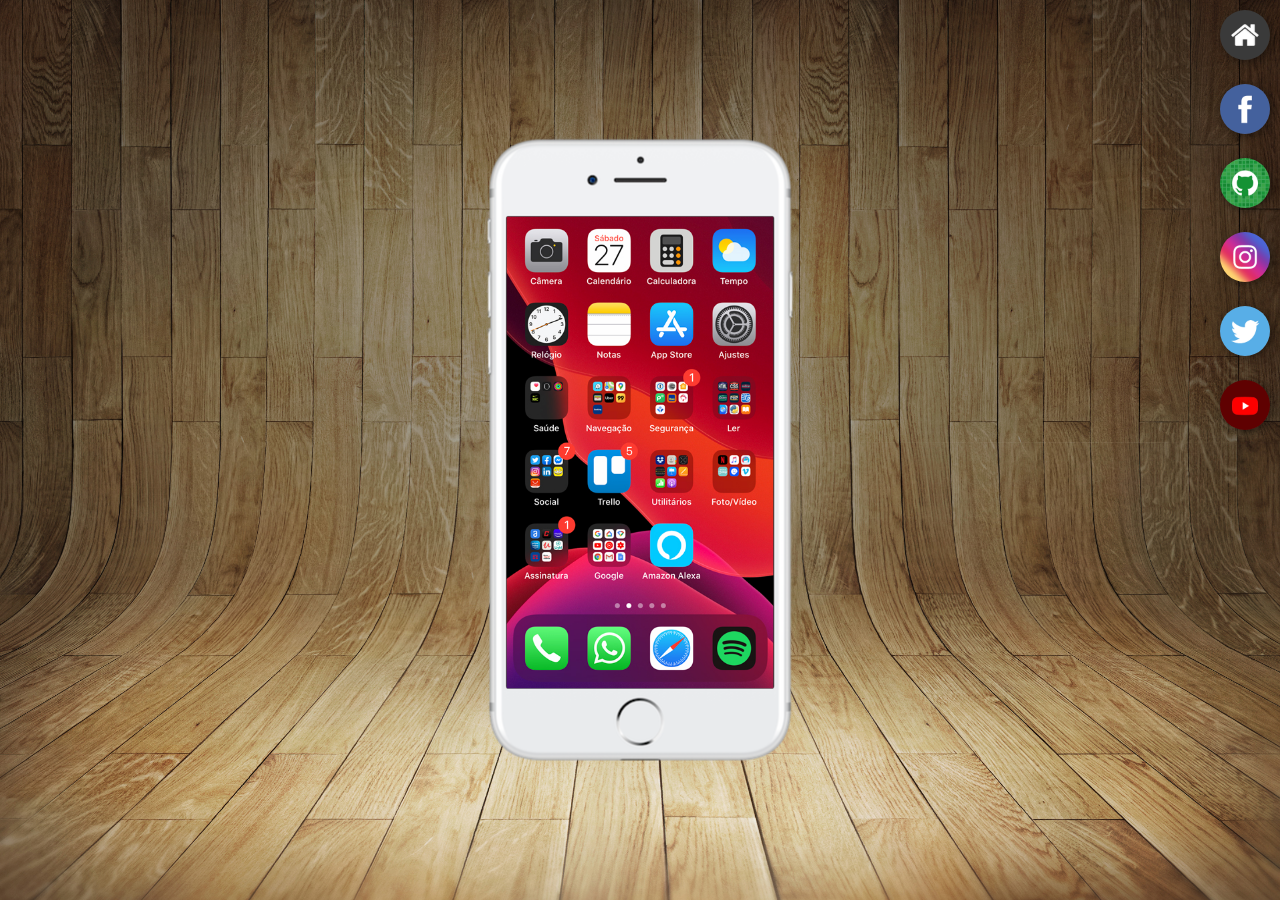
<file: index.html>
<!DOCTYPE html>
<html lang="pt-br">
<head>
    <meta charset="UTF-8">
    <meta http-equiv="X-UA-Compatible" content="IE=edge">
    <meta name="viewport" content="width=device-width, initial-scale=1.0">
    <title>Document</title>
    <link rel="shortcut icon" href="favicon.ico" type="image/x-icon">
    <link rel="stylesheet" href="estilos/style.css">
    
</head>
<body>
    <main>
        <section id="celular">
            <iframe src="home.html" name="tela" id="tela" frameborder="0"></iframe>
        </section>
        <section id="redes-sociais">
            <a href="home.html" target="tela"><img src="imagens/logo-home.jpg" alt=""></a><br>
            <a href="facebook.html" target="tela"><img src="imagens/logo-facebook.jpg" alt=""></a><br>
            <a href="github.html" target="tela"><img src="imagens/logo-github.jpg" alt=""></a><br>
            <a href="instagram.html" target="tela"><img src="imagens/logo-instagram.jpg" alt=""></a><br>
            <a href="twitter.html" target="tela"><img src="imagens/logo-twitter.jpg" alt=""></a><br>
            <a href="youtube.html" target="tela"><img src="imagens/logo-youtube.jpg" alt=""></a><br>

        </section>
    </main>
</body>
</html>
</file>
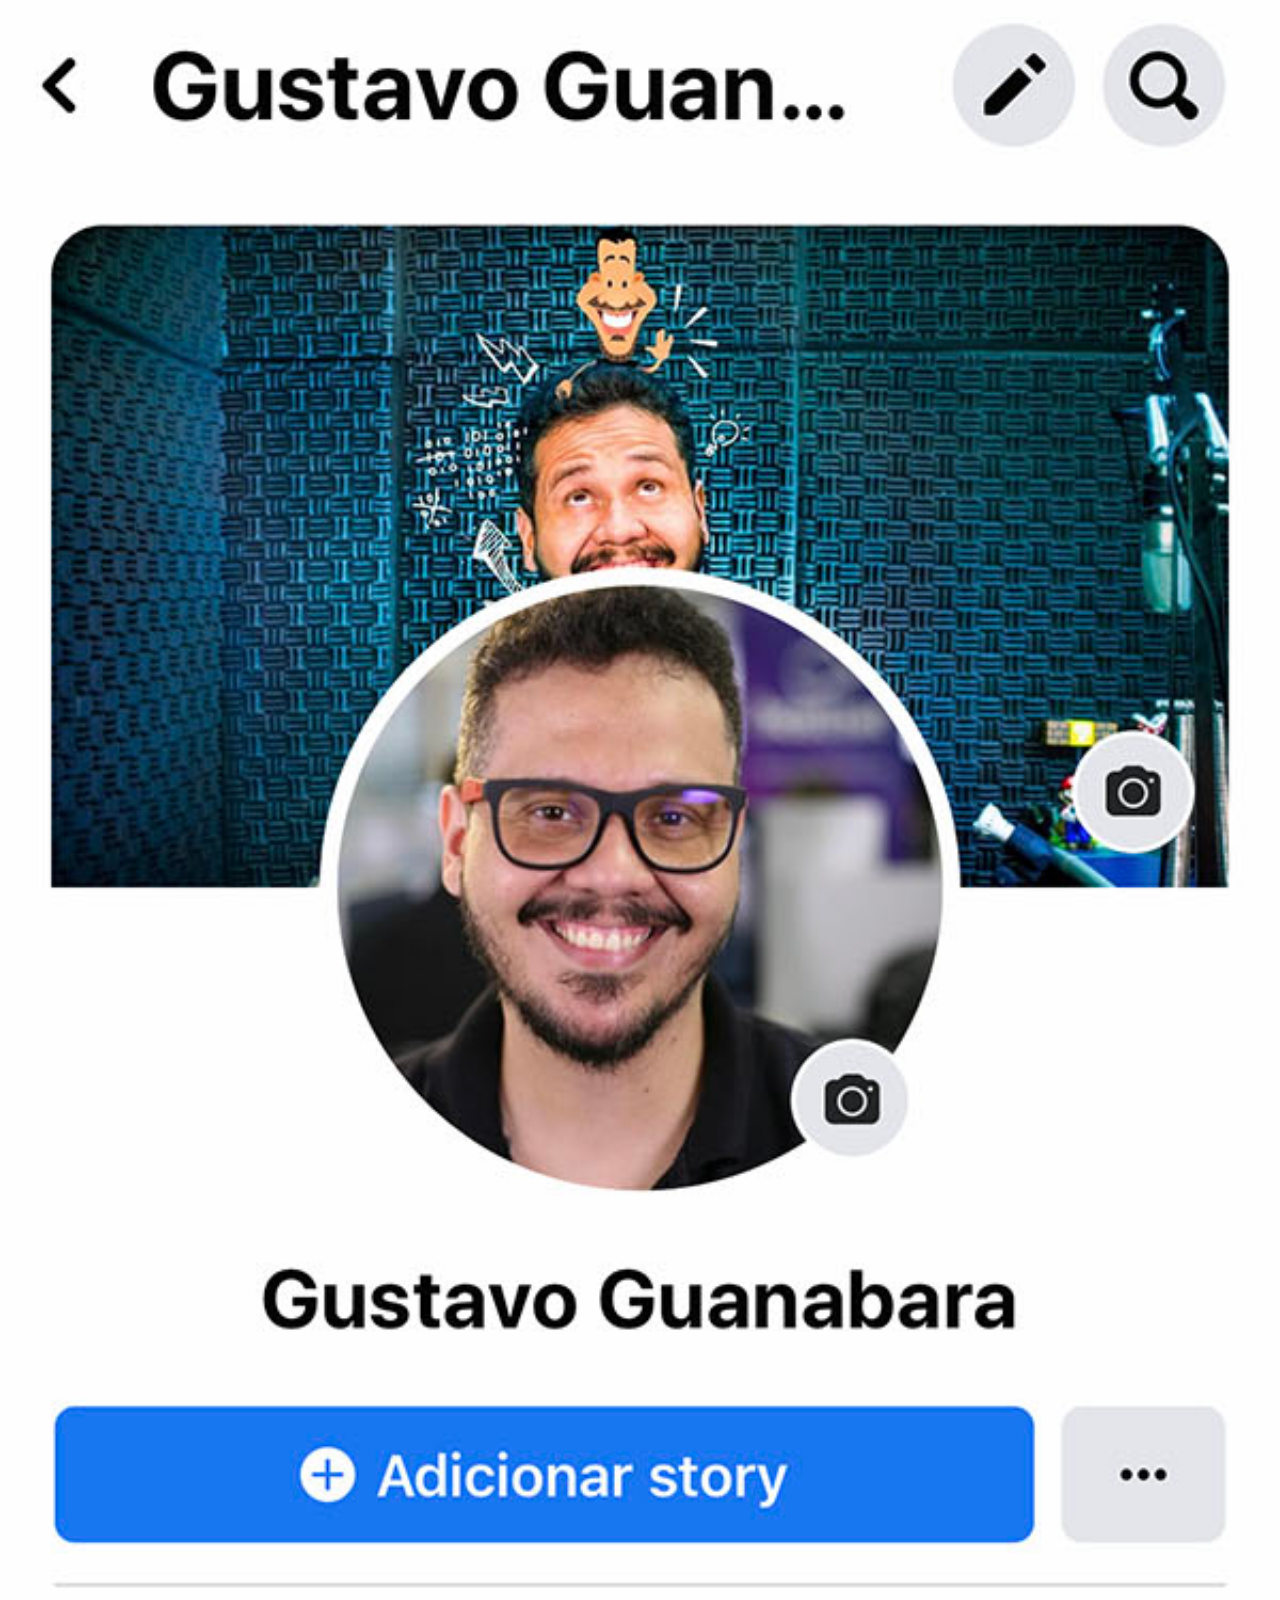
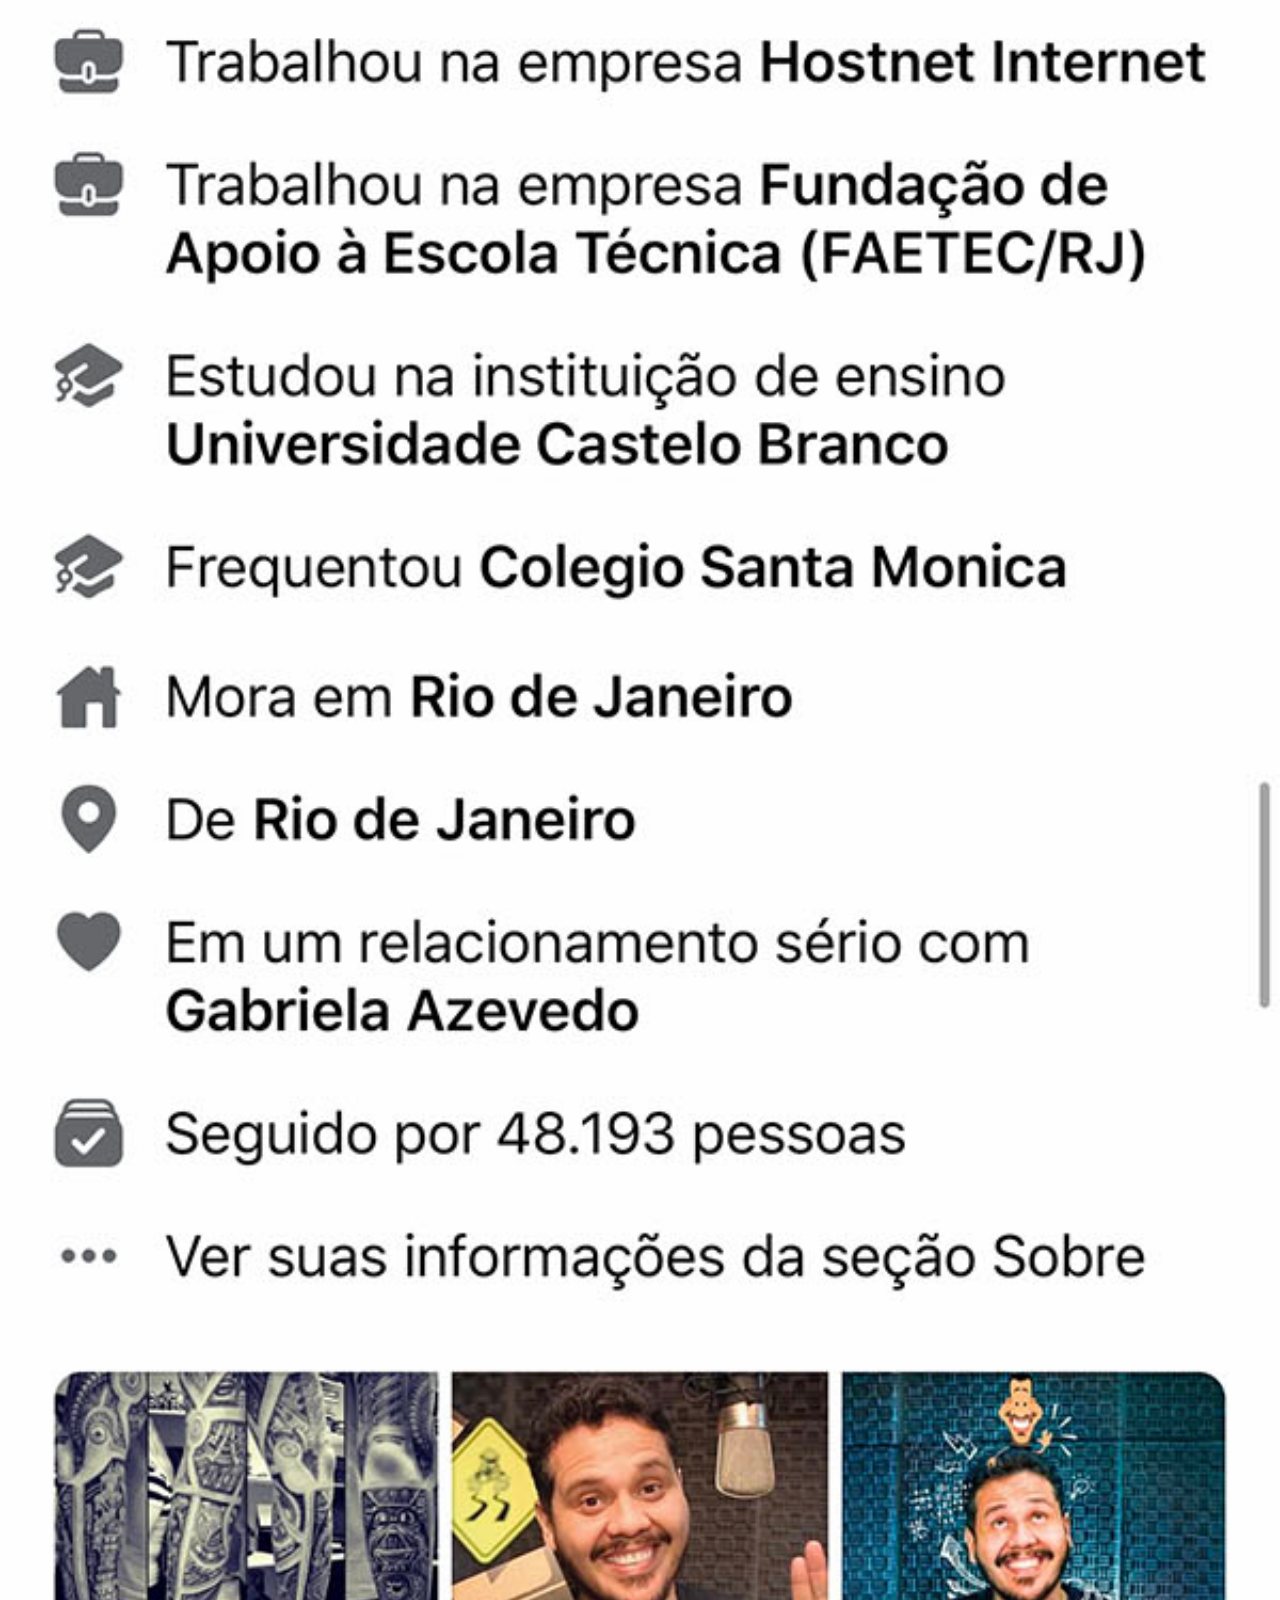
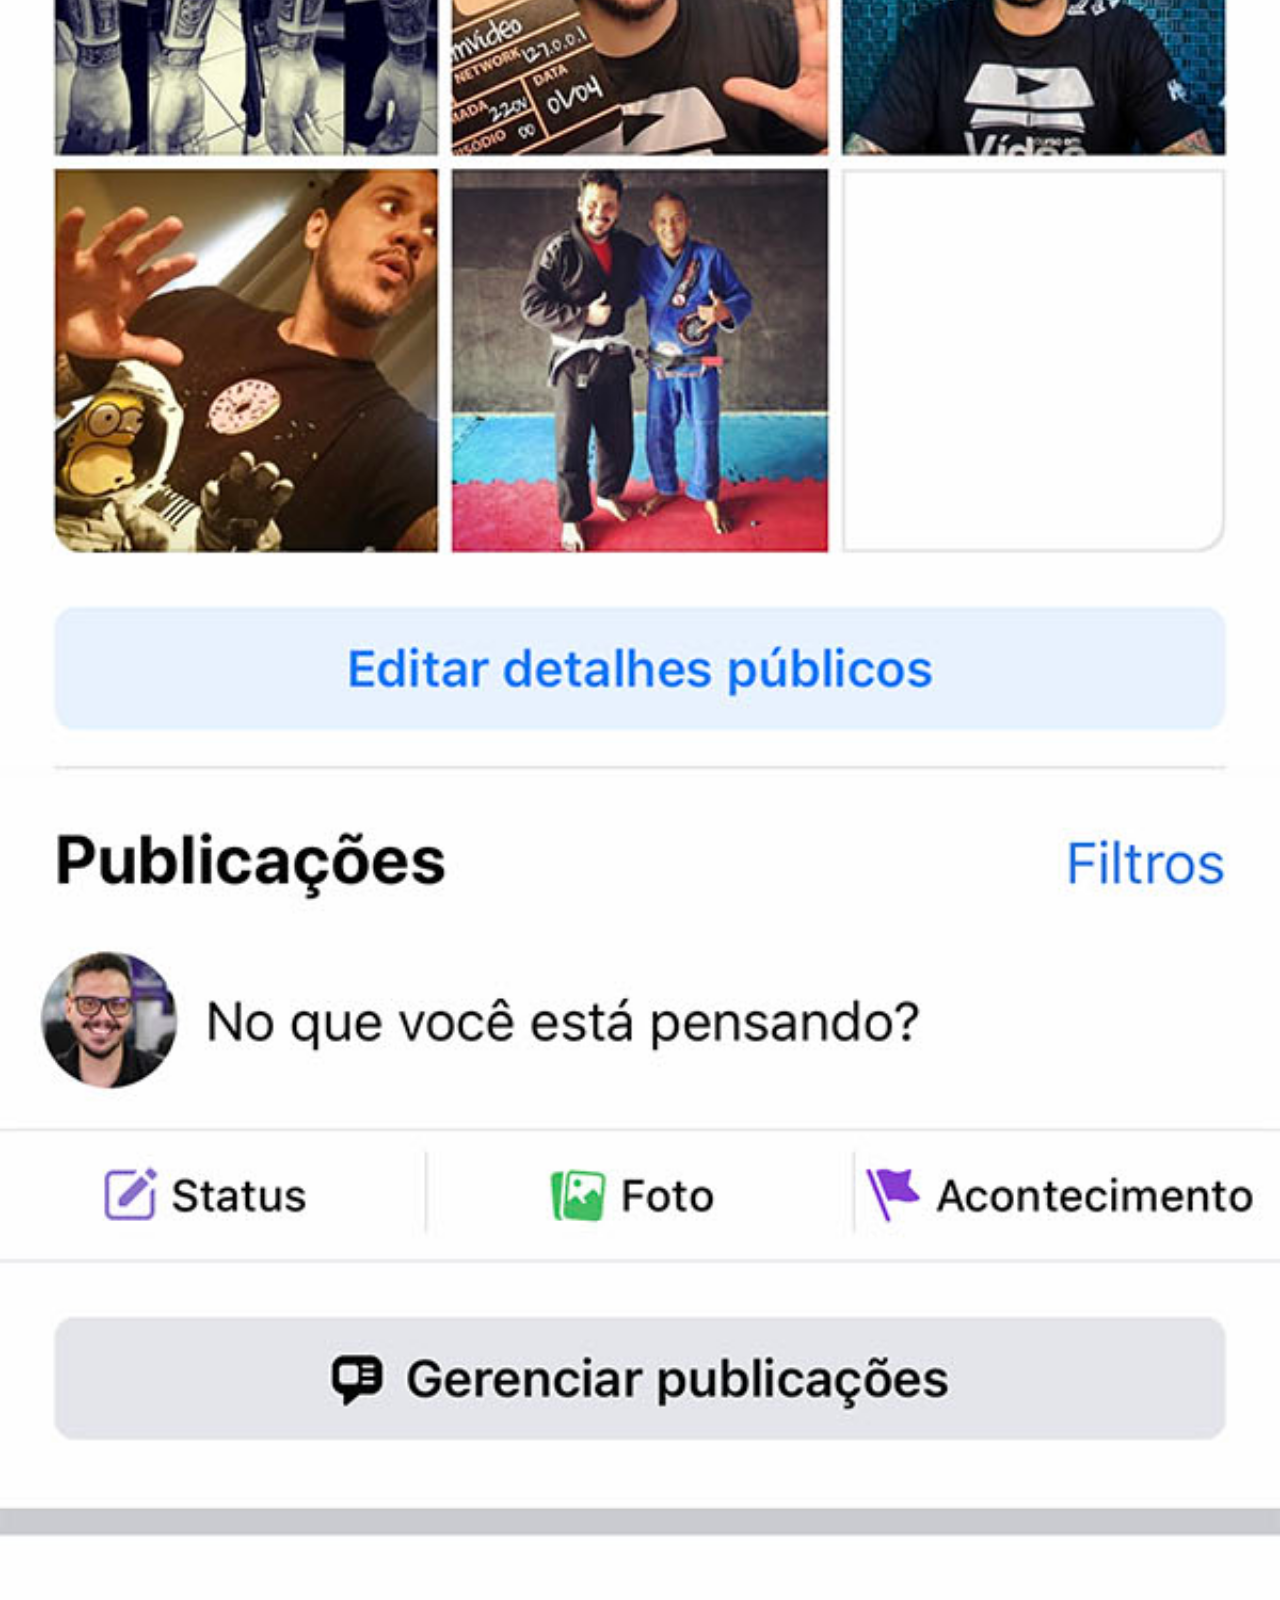
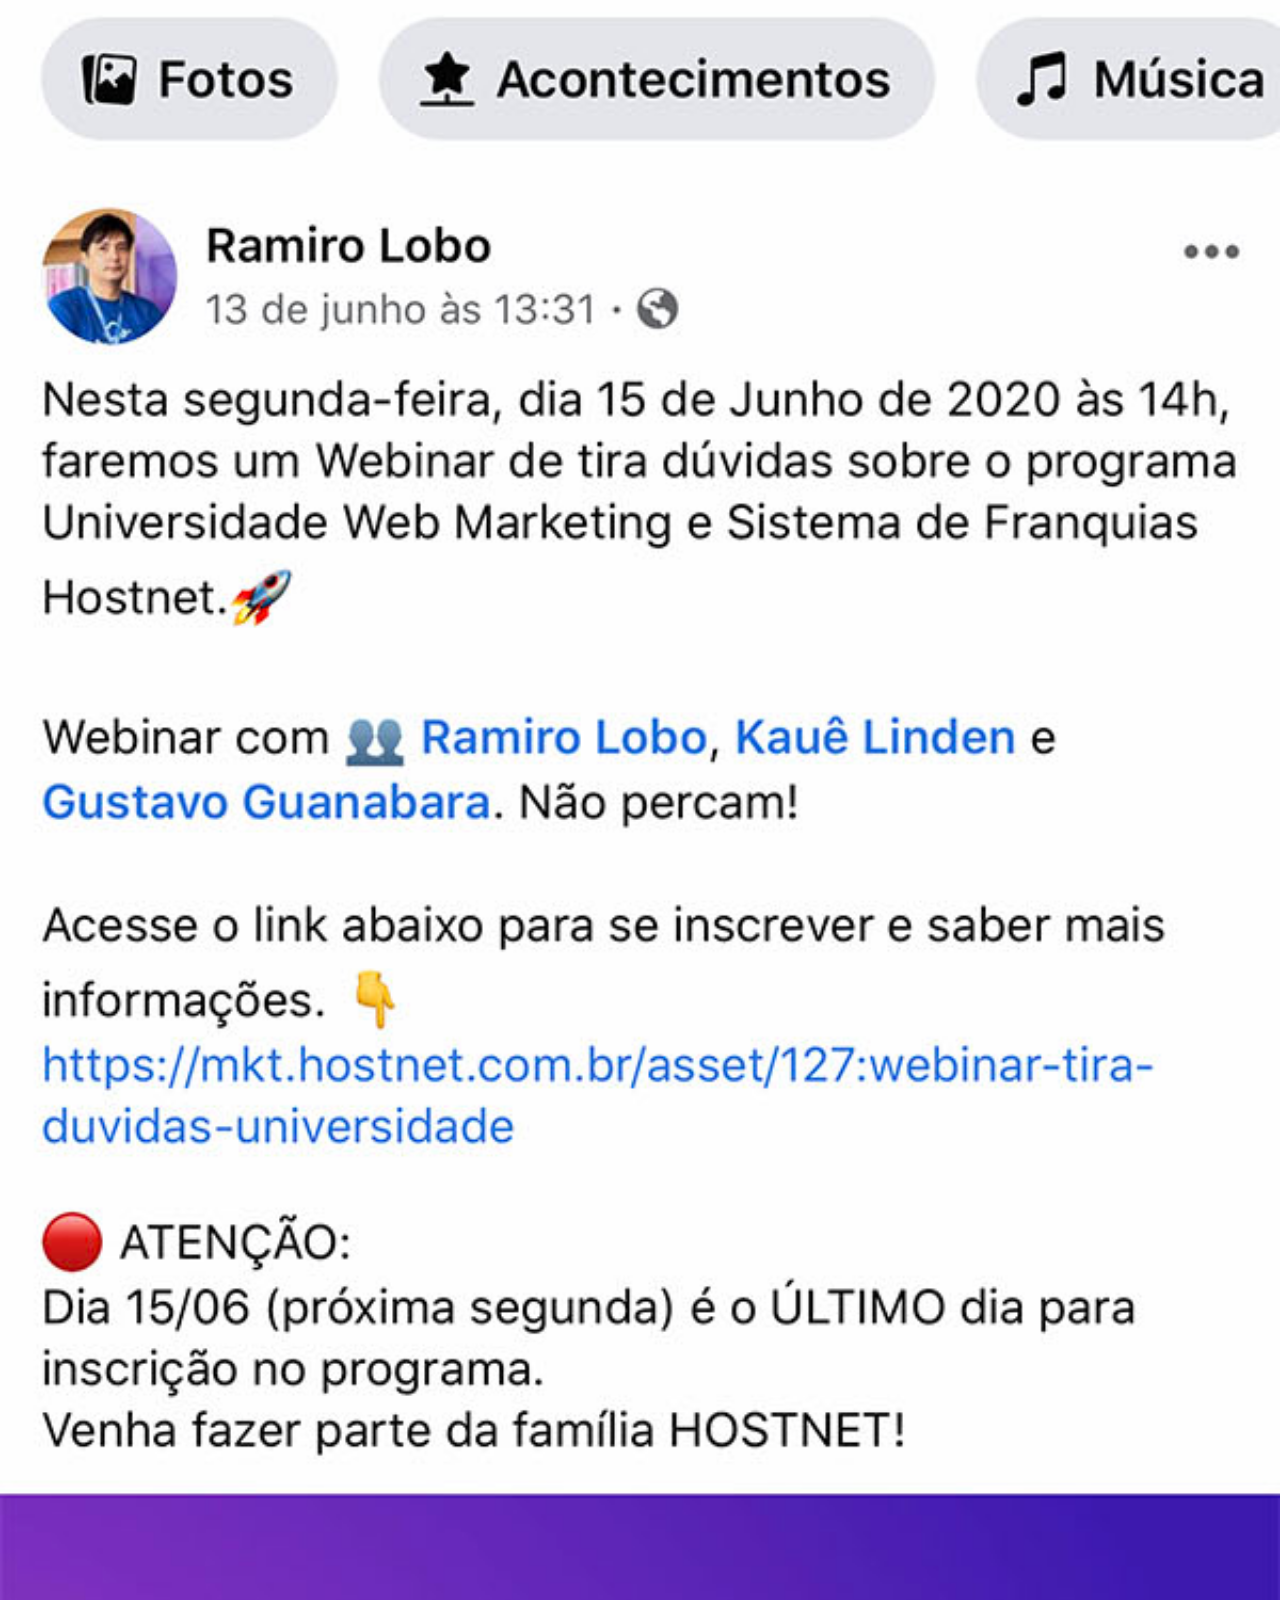
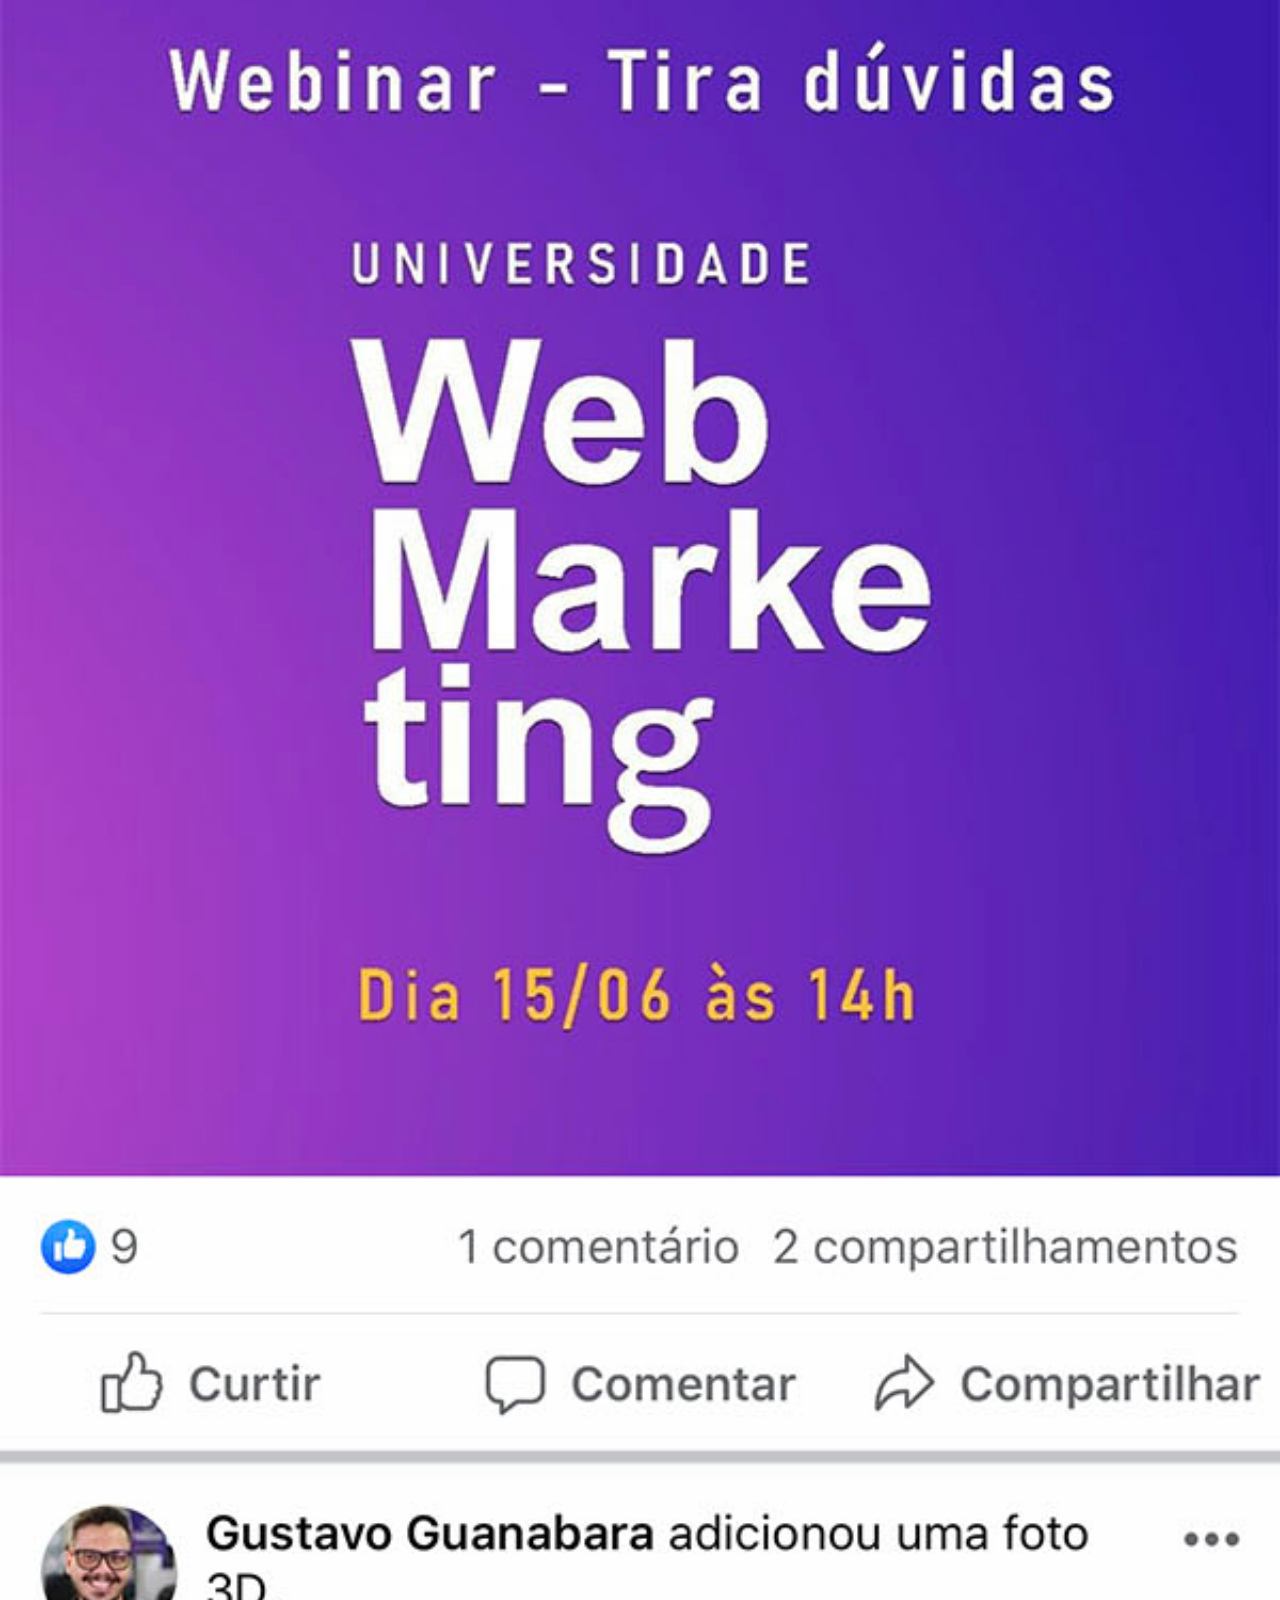
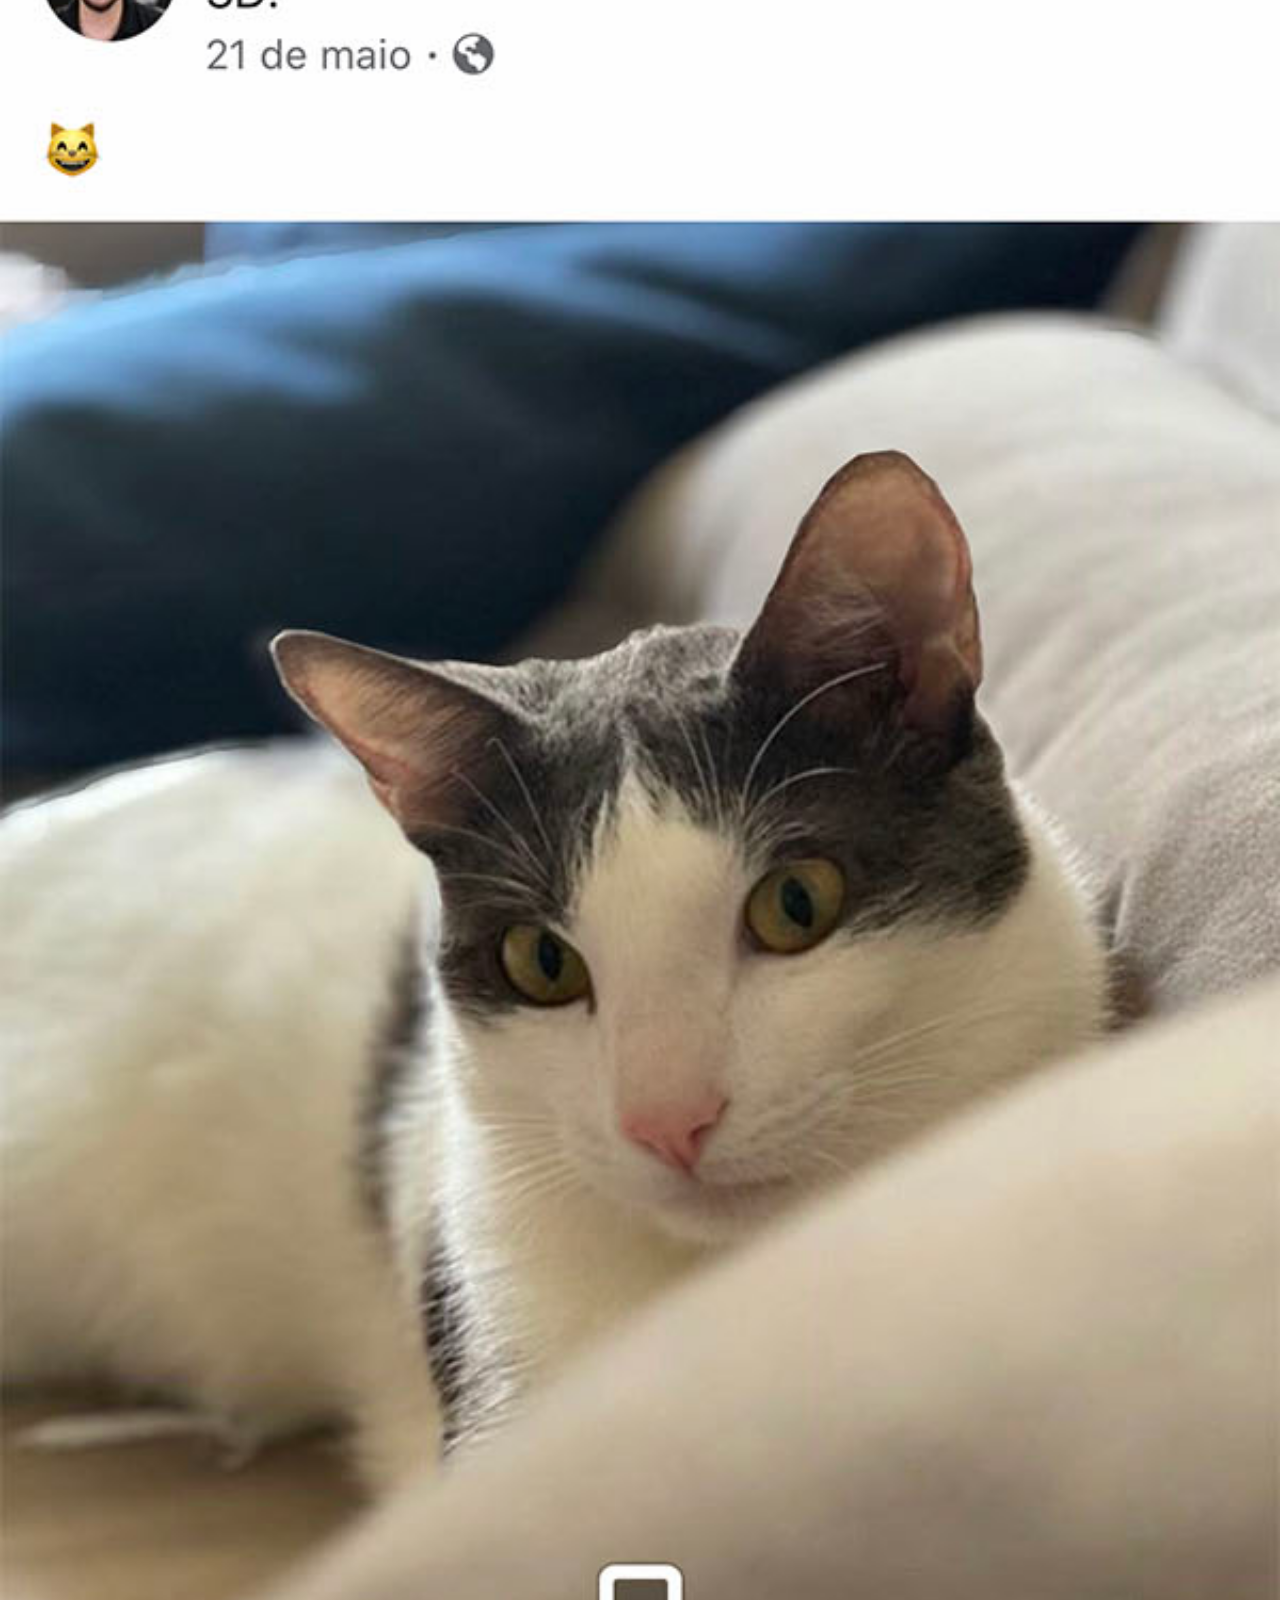
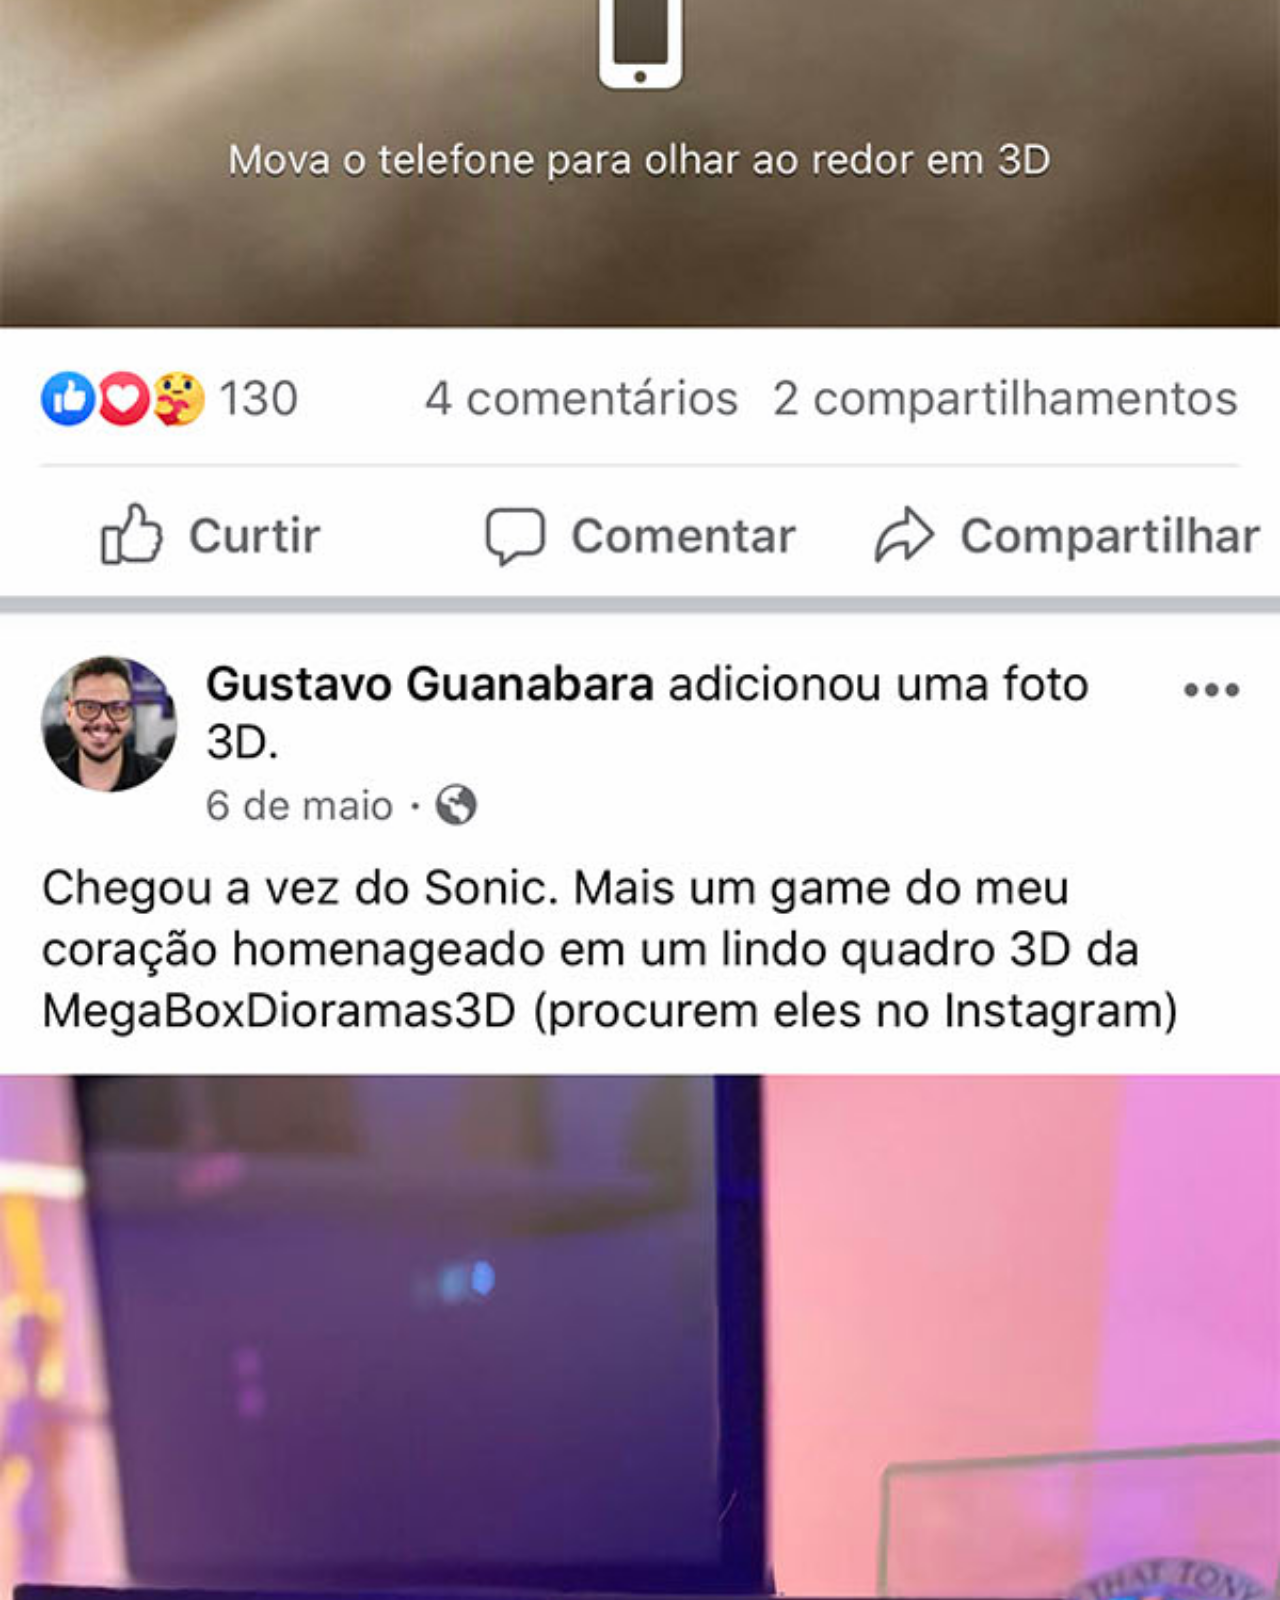
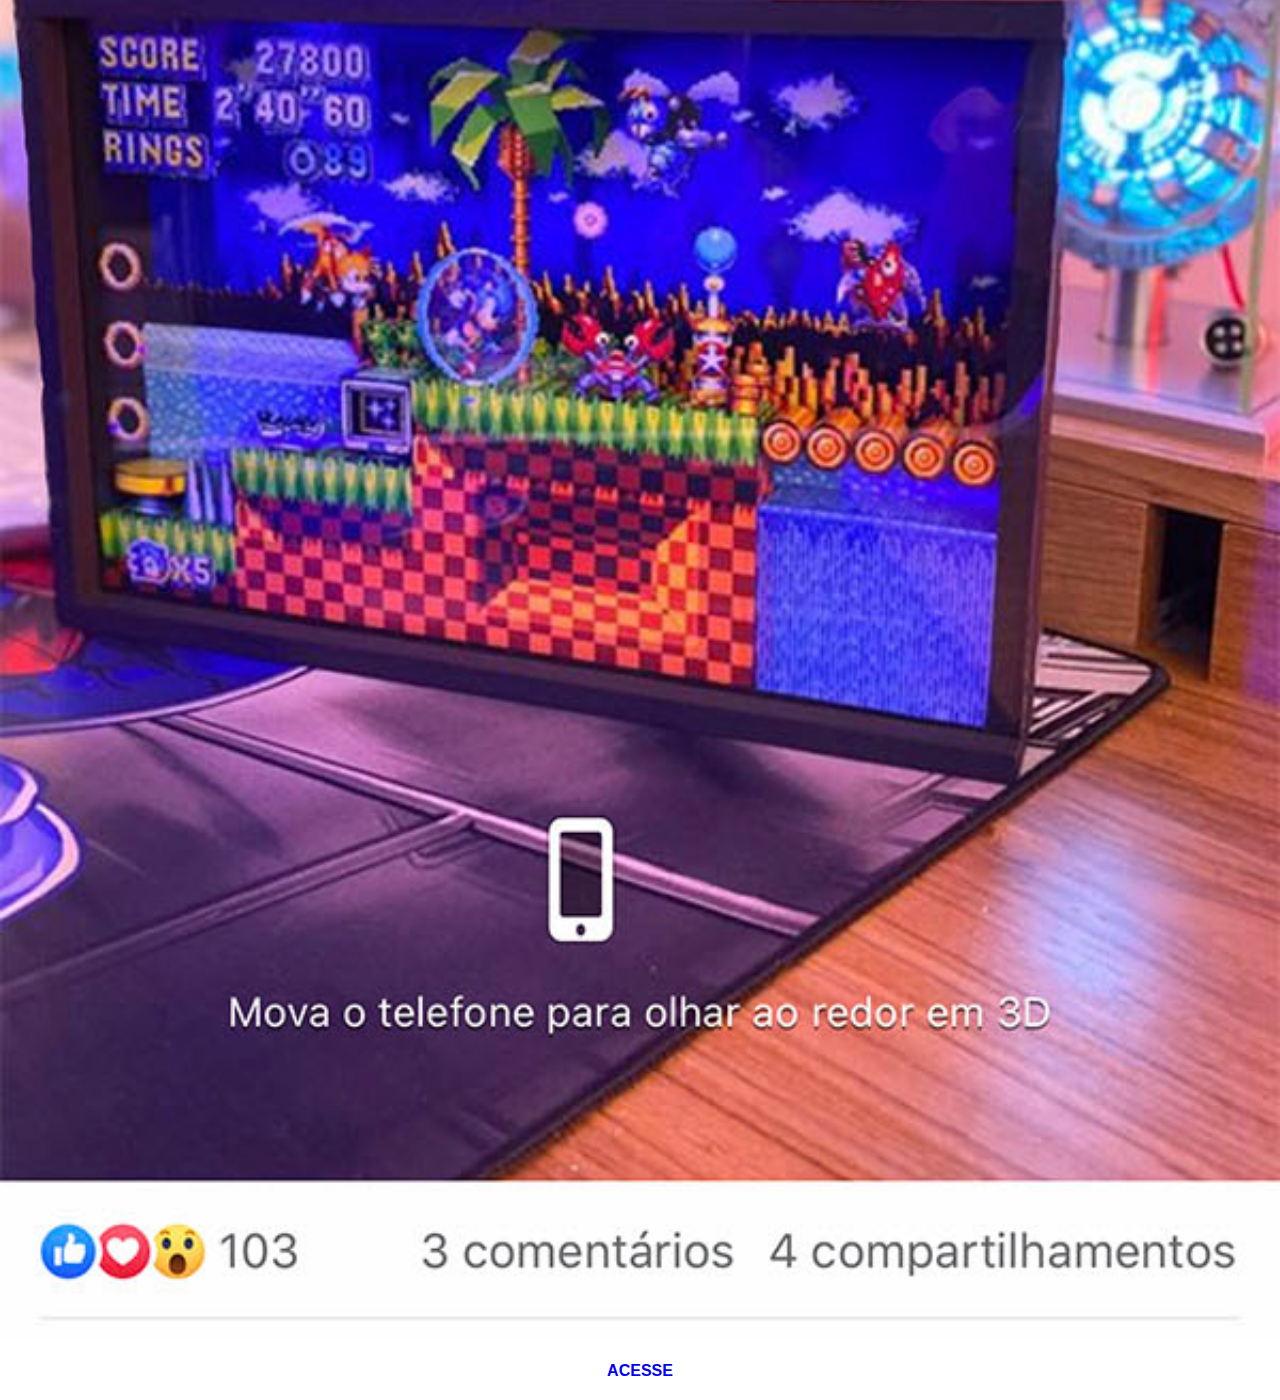
<file: facebook.html>
<!DOCTYPE html>
<html lang="pt-br">
<head>
    <meta charset="UTF-8">
    <meta http-equiv="X-UA-Compatible" content="IE=edge">
    <meta name="viewport" content="width=device-width, initial-scale=1.0">
    <title>Facebook</title>
    <link rel="stylesheet" href="estilos/social.css">
</head>
<body>
    <img src="imagens/tela-facebook.jpg" alt=""><a href="https://www.facebook.com/fabricio.pimenta.58/">ACESSE</a>
</body>
</html>
</file>
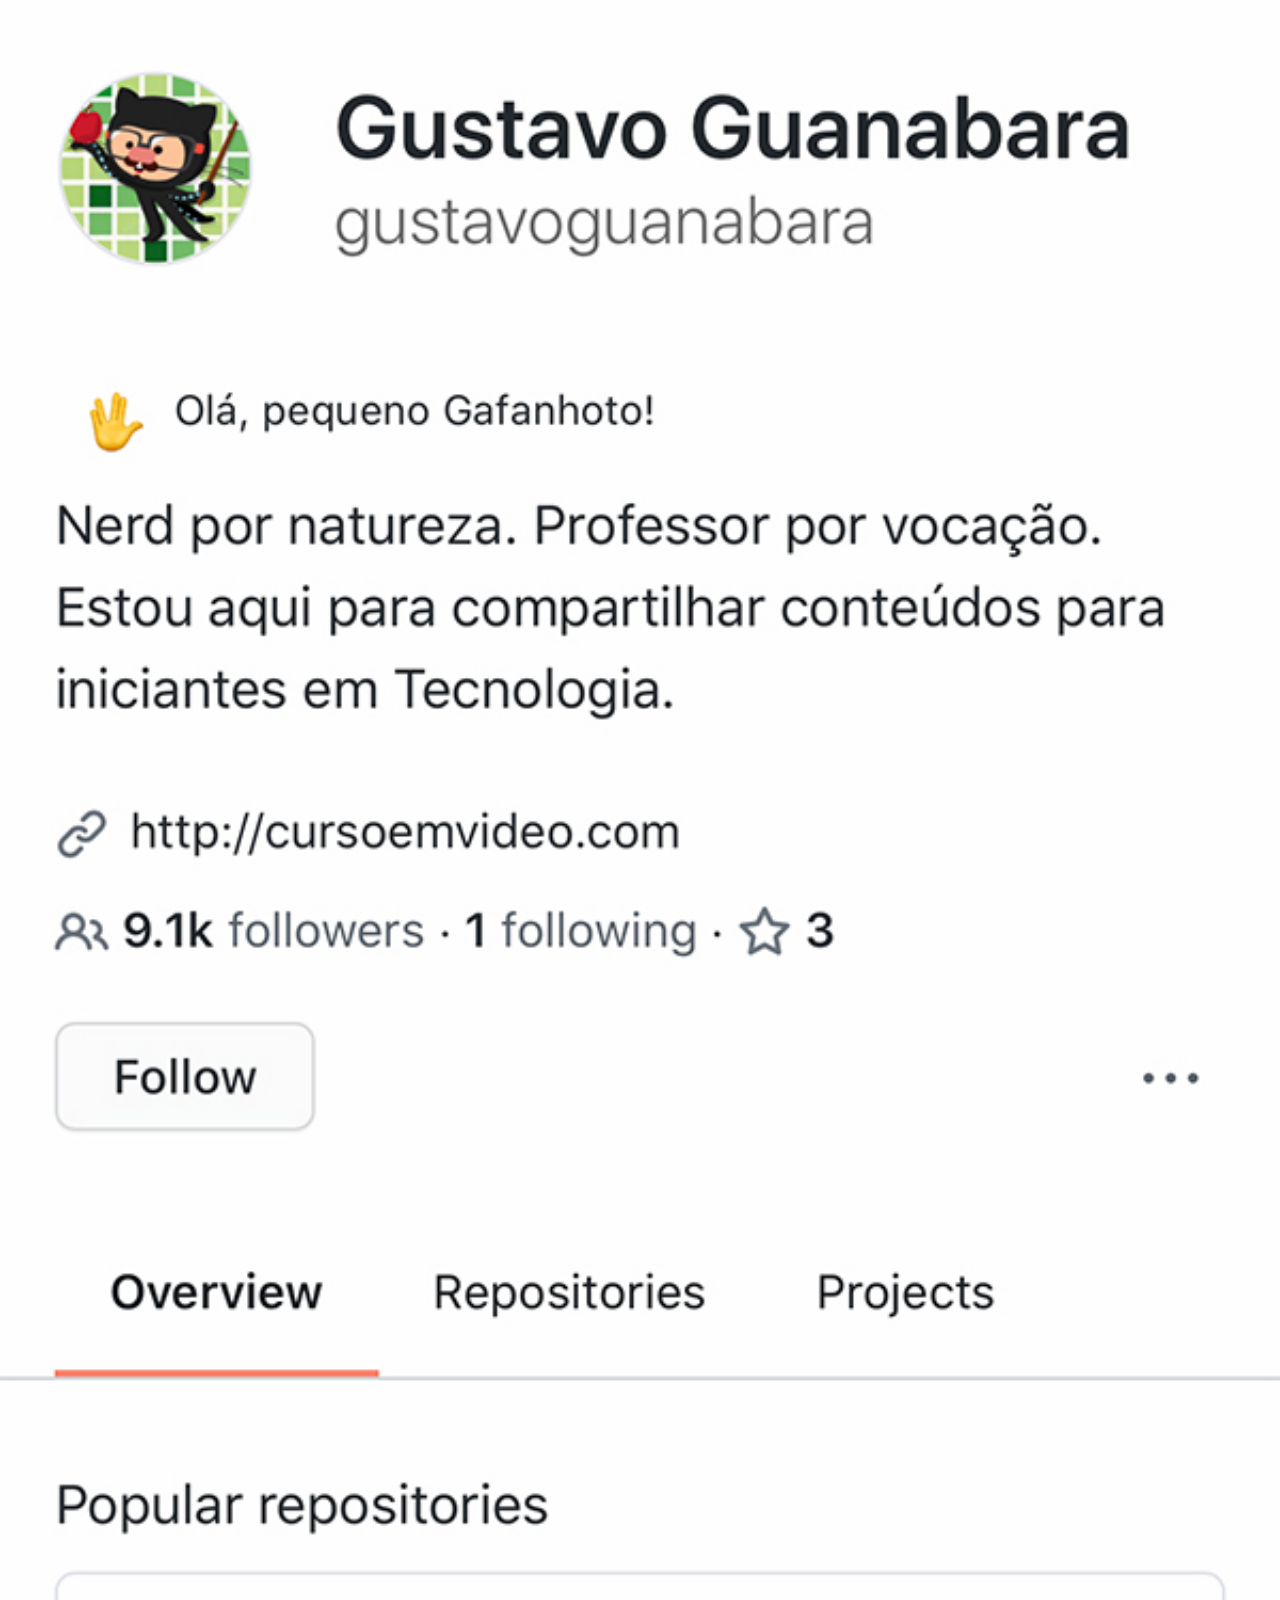
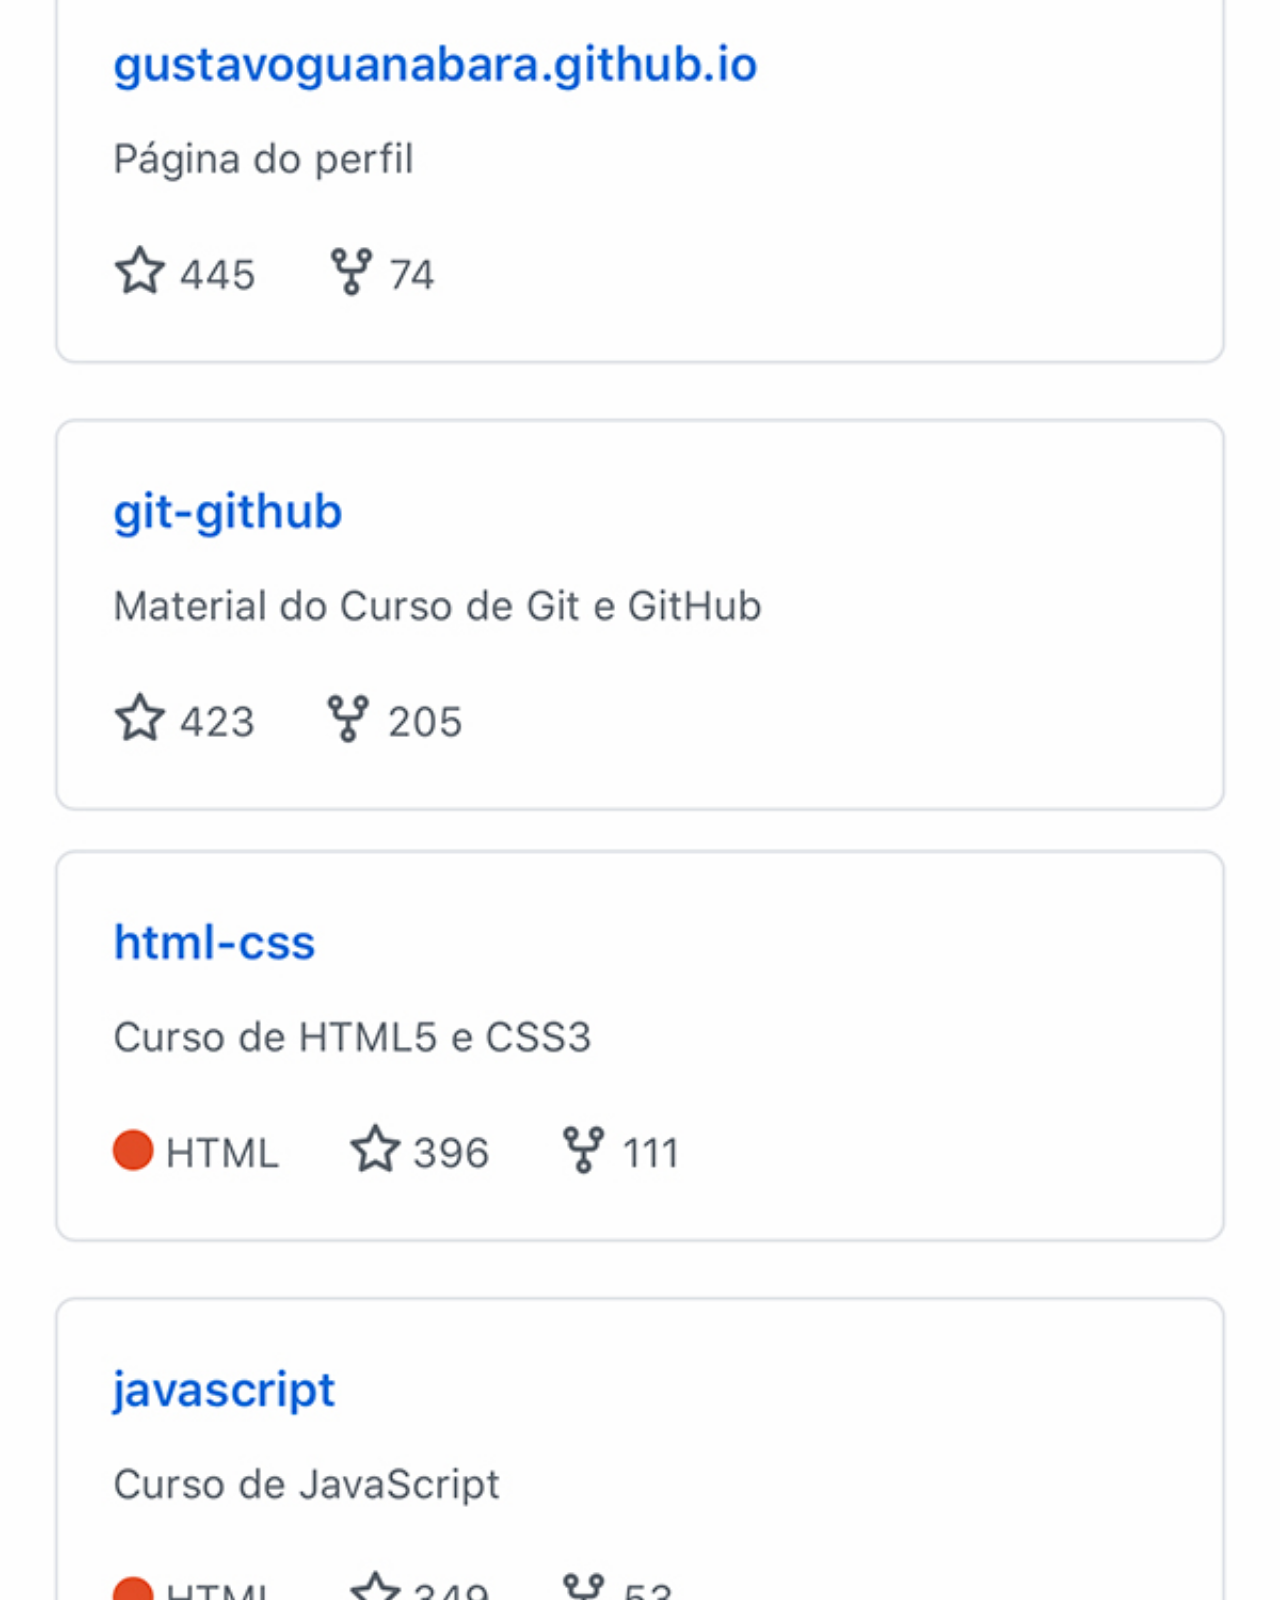
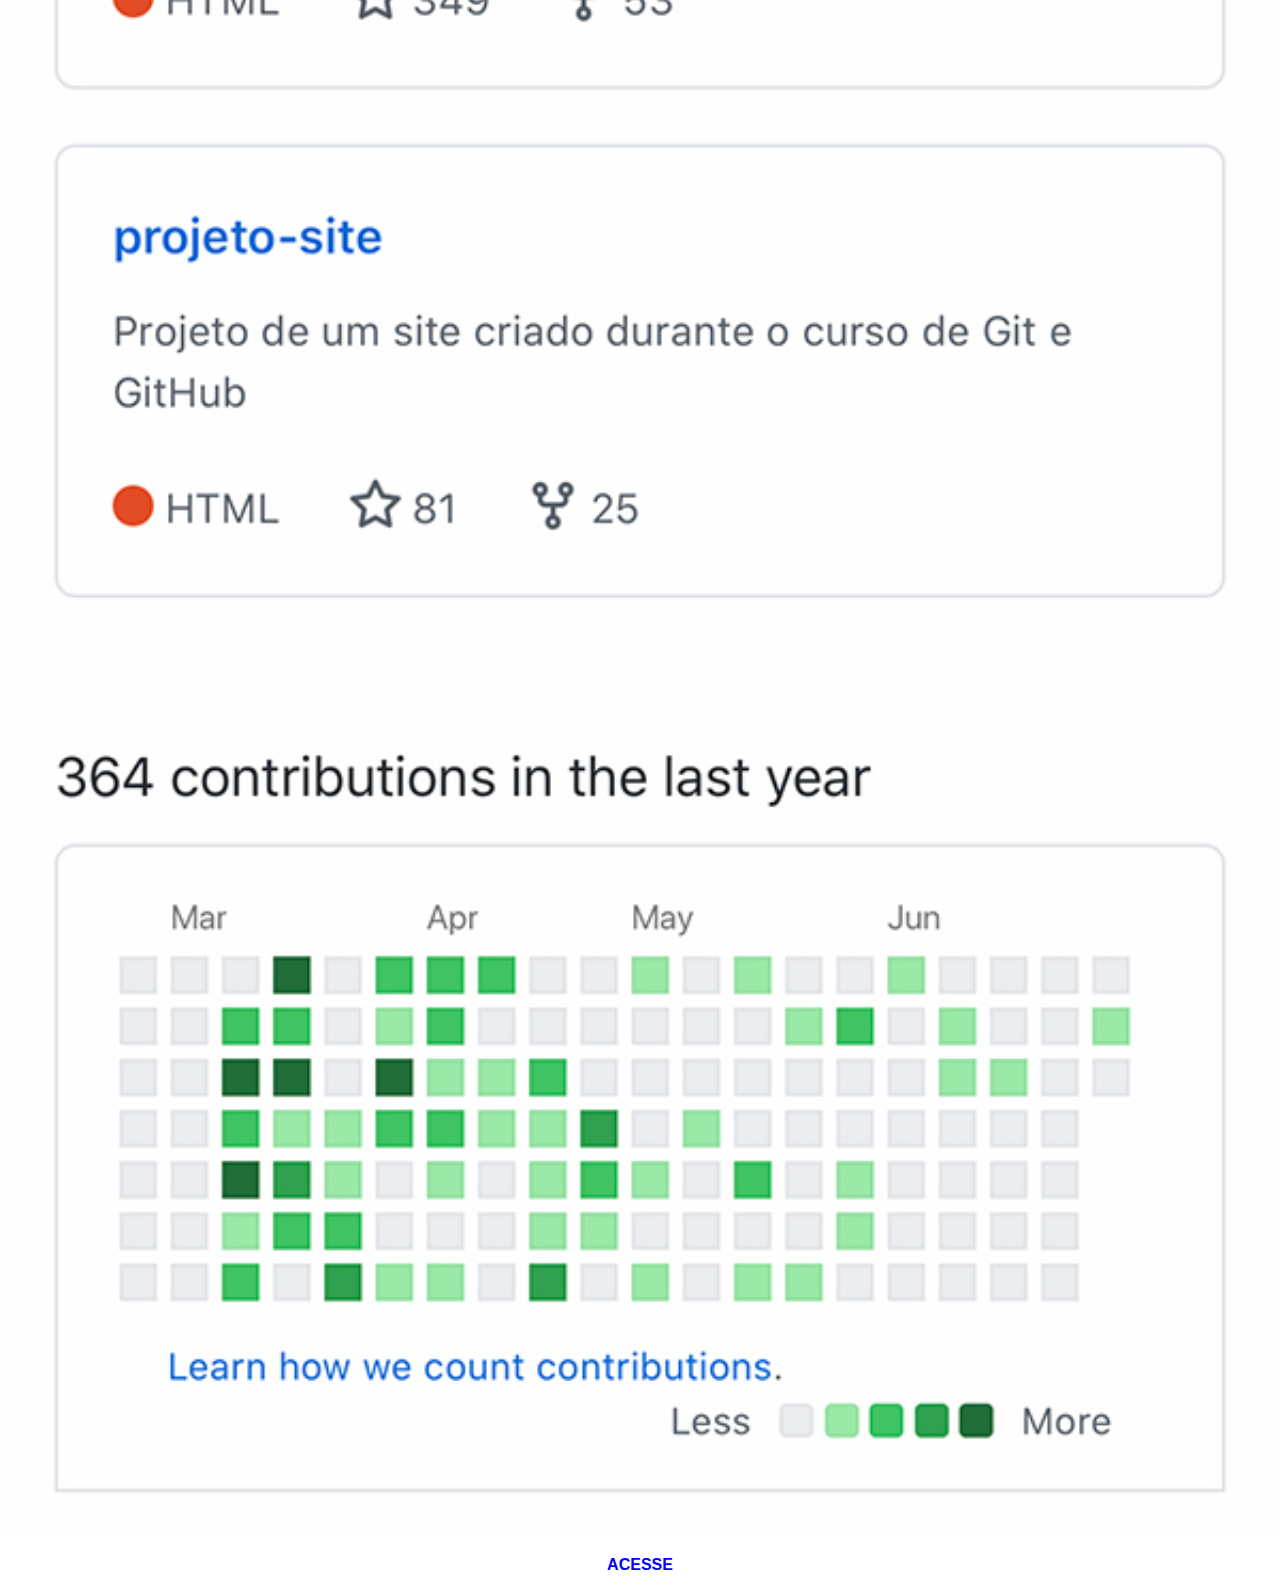
<file: github.html>
<!DOCTYPE html>
<html lang="pt-br">
<head>
    <meta charset="UTF-8">
    <meta http-equiv="X-UA-Compatible" content="IE=edge">
    <meta name="viewport" content="width=device-width, initial-scale=1.0">
    <title>GitHub</title>
    <link rel="stylesheet" href="estilos/social.css">
</head>
<body>
    <img src="imagens/tela-github.jpg" alt=""><a href="https://github.com/fabricioppanetto" target="_blank">ACESSE</a>
</body>
</html>
</file>
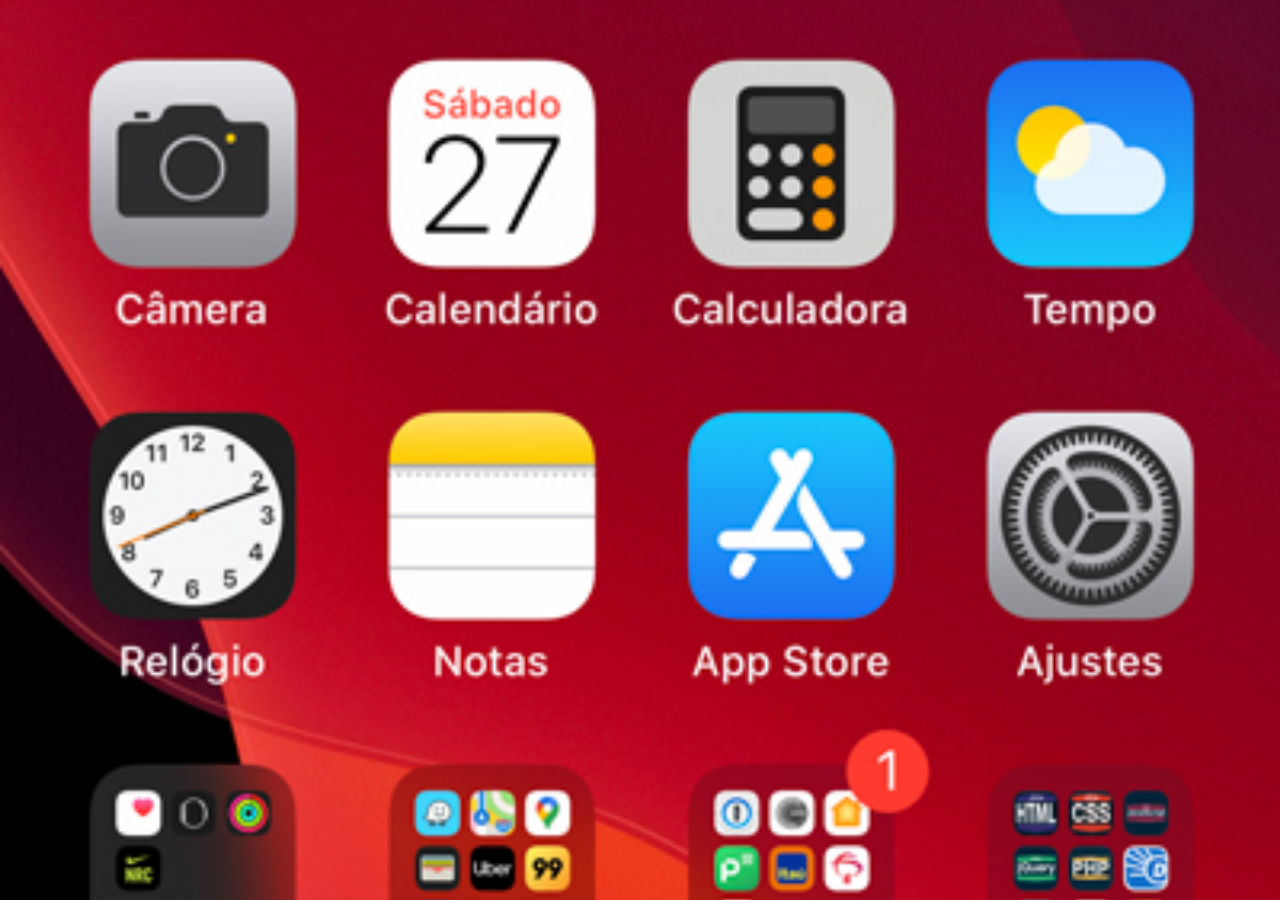
<file: home.html>
<!DOCTYPE html>
<html lang="ptbr">
<head>
    <meta charset="UTF-8">
    <meta http-equiv="X-UA-Compatible" content="IE=edge">
    <meta name="viewport" content="width=device-width, initial-scale=1.0">
    <title>Home</title>
    <style>
        *{
            margin: 0px;
            padding: 0px;
        }

        body{
            width: 100vw;
            height: 100vh;
            background: black url(imagens/tela-home.jpg) no-repeat top center;
            background-size: cover;
            
        }

    </style>
</head>
<body>
    
</body>
</html>
</file>
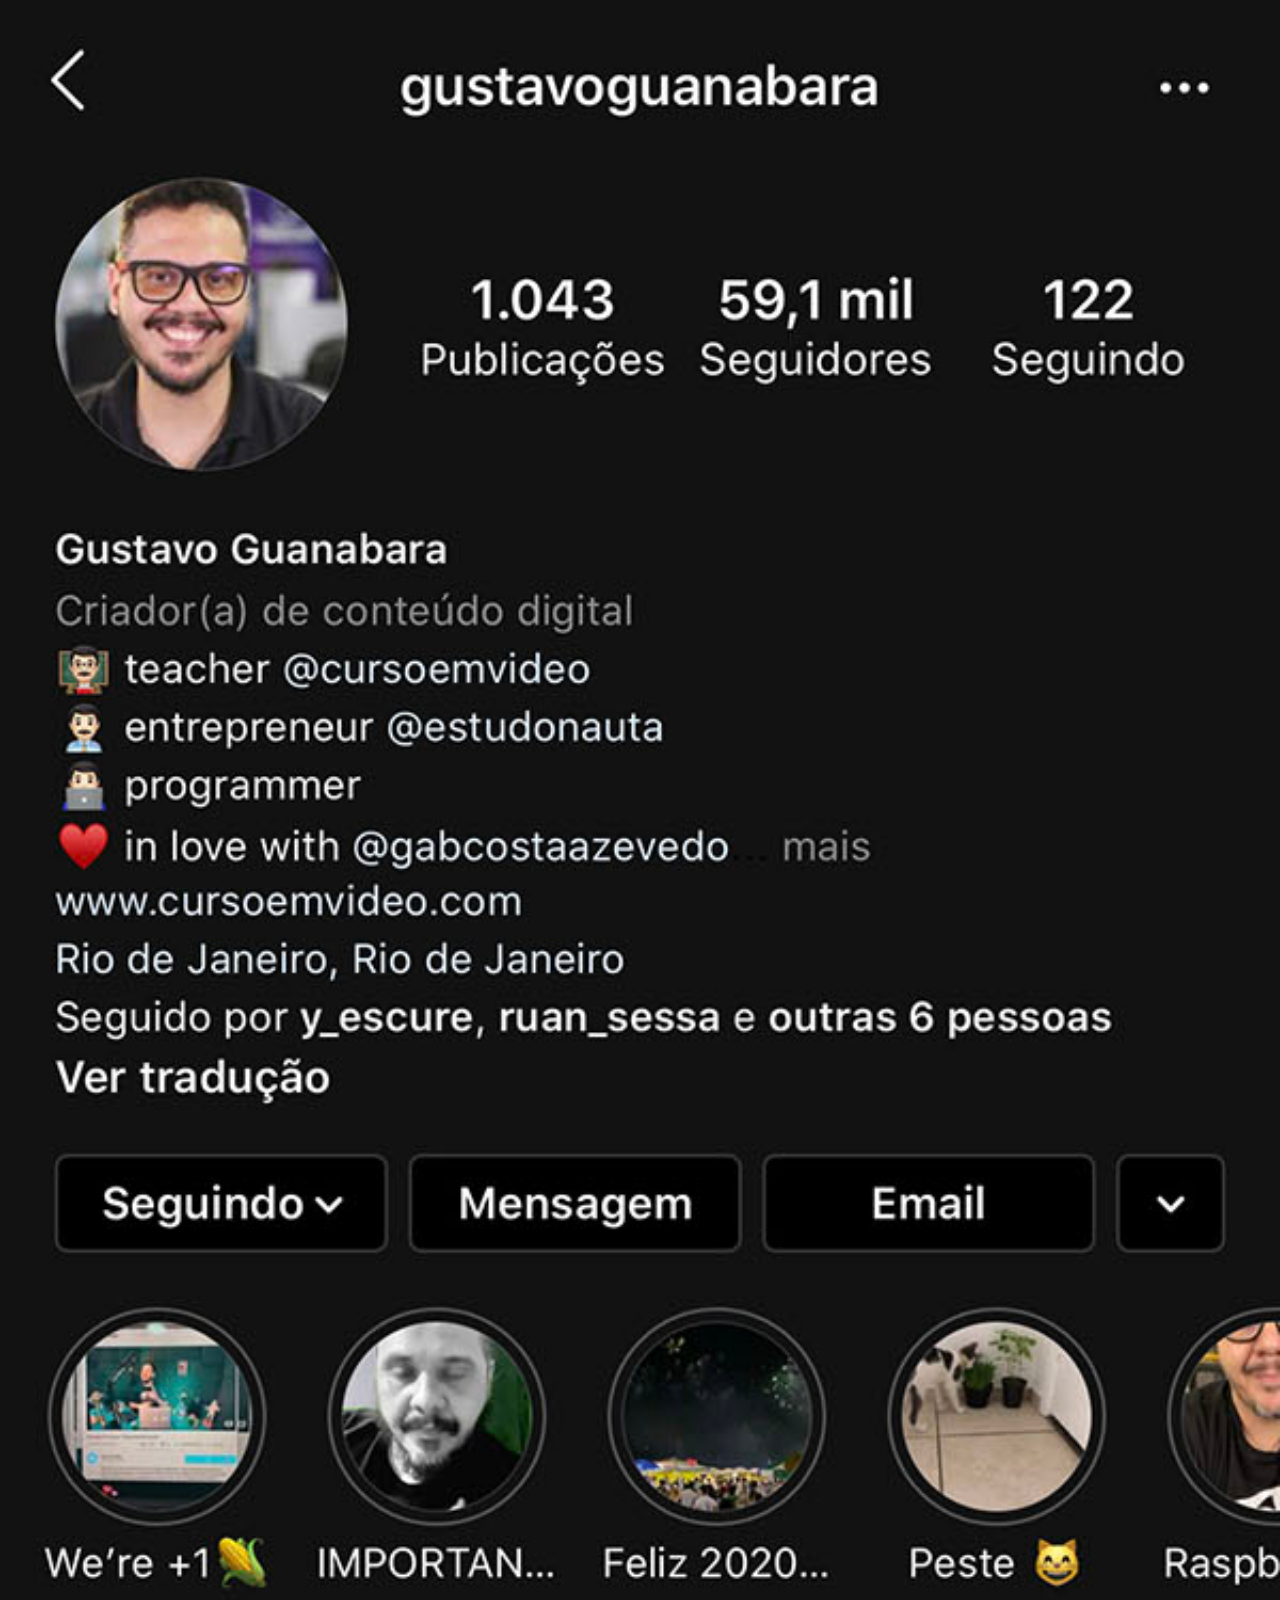
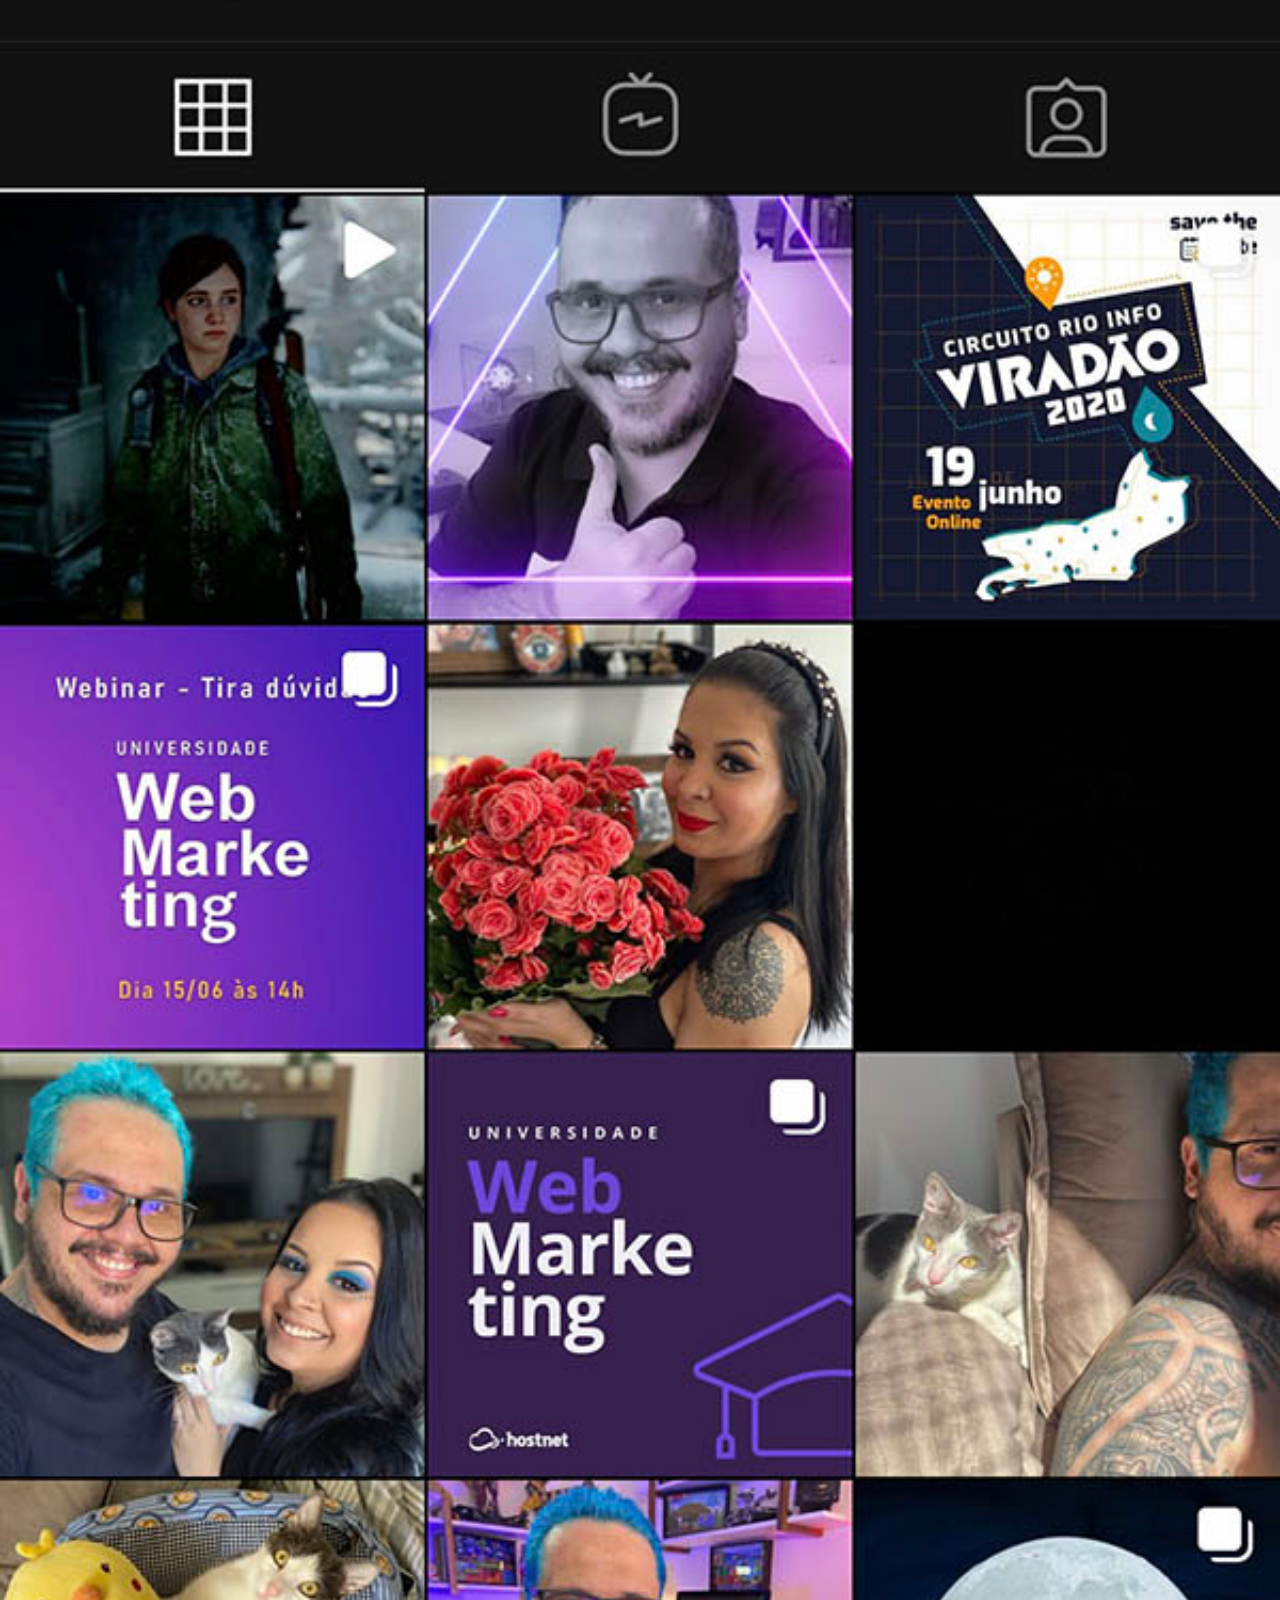
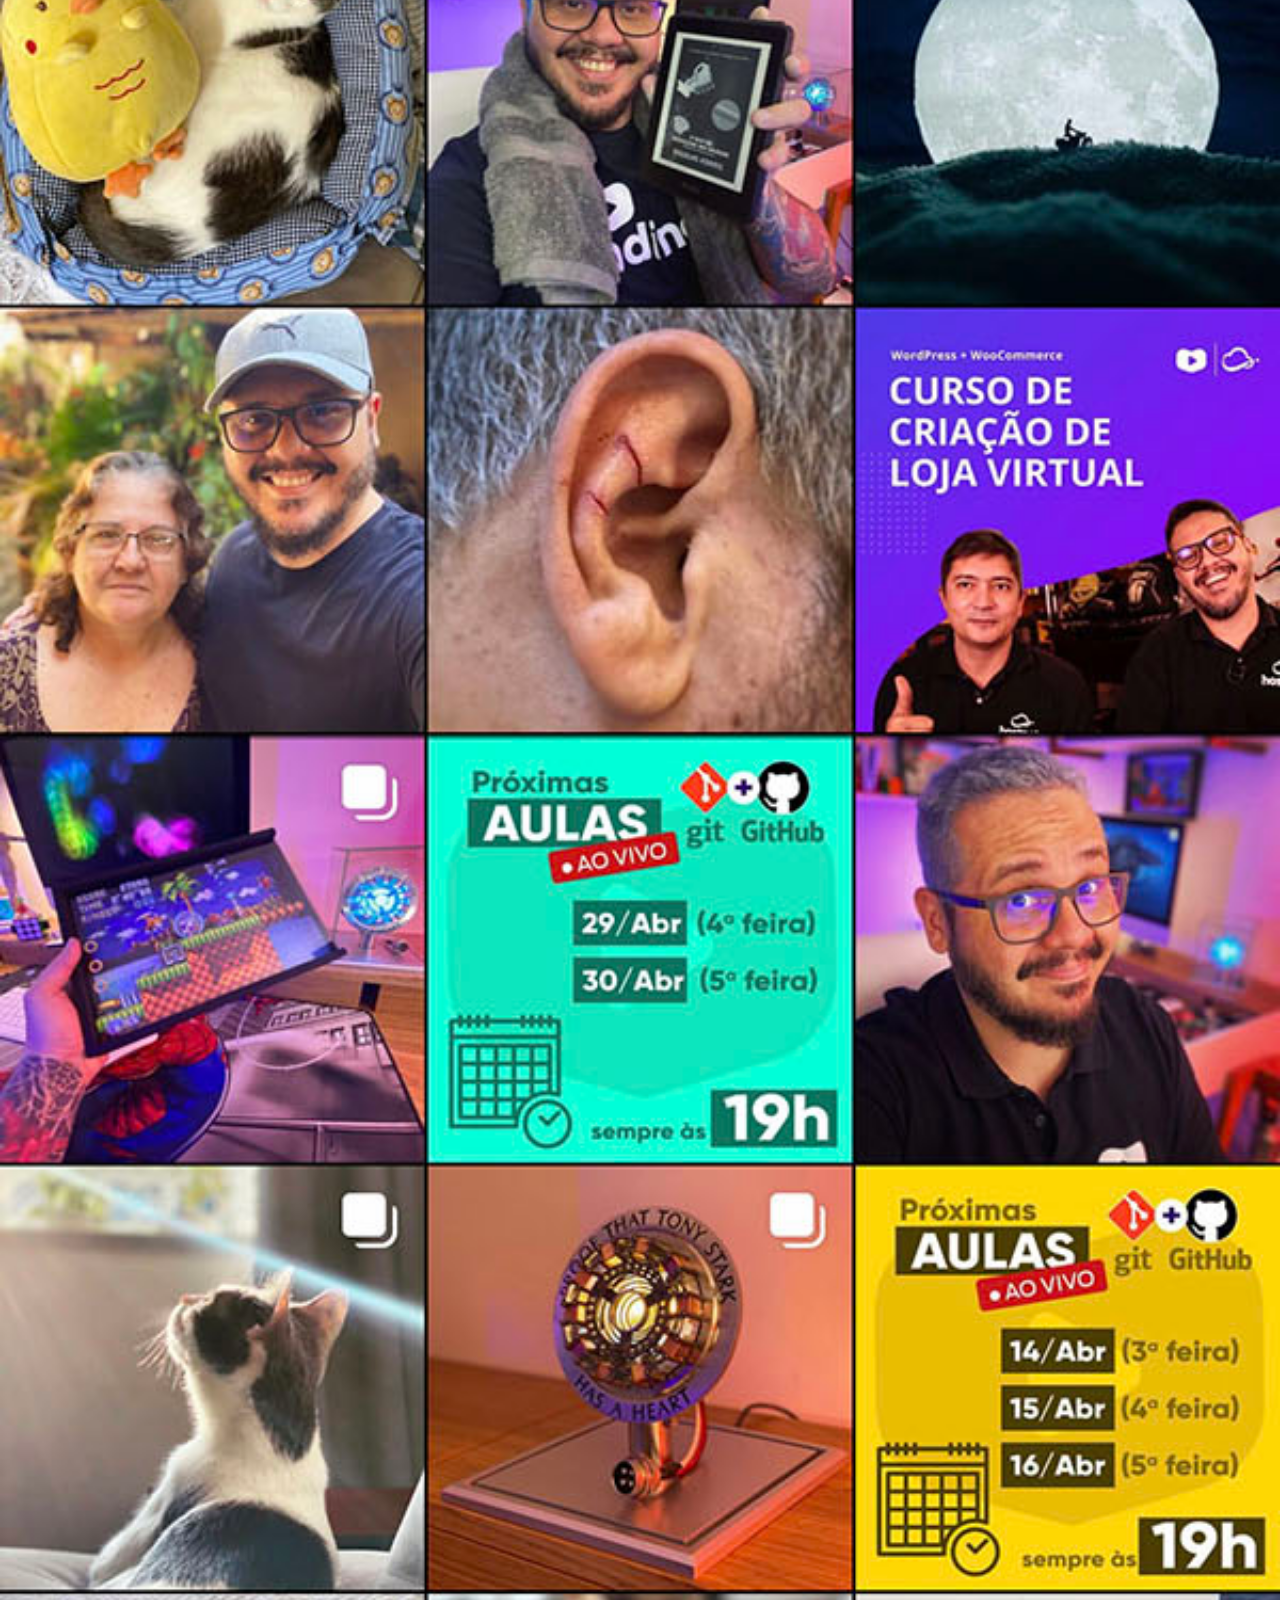
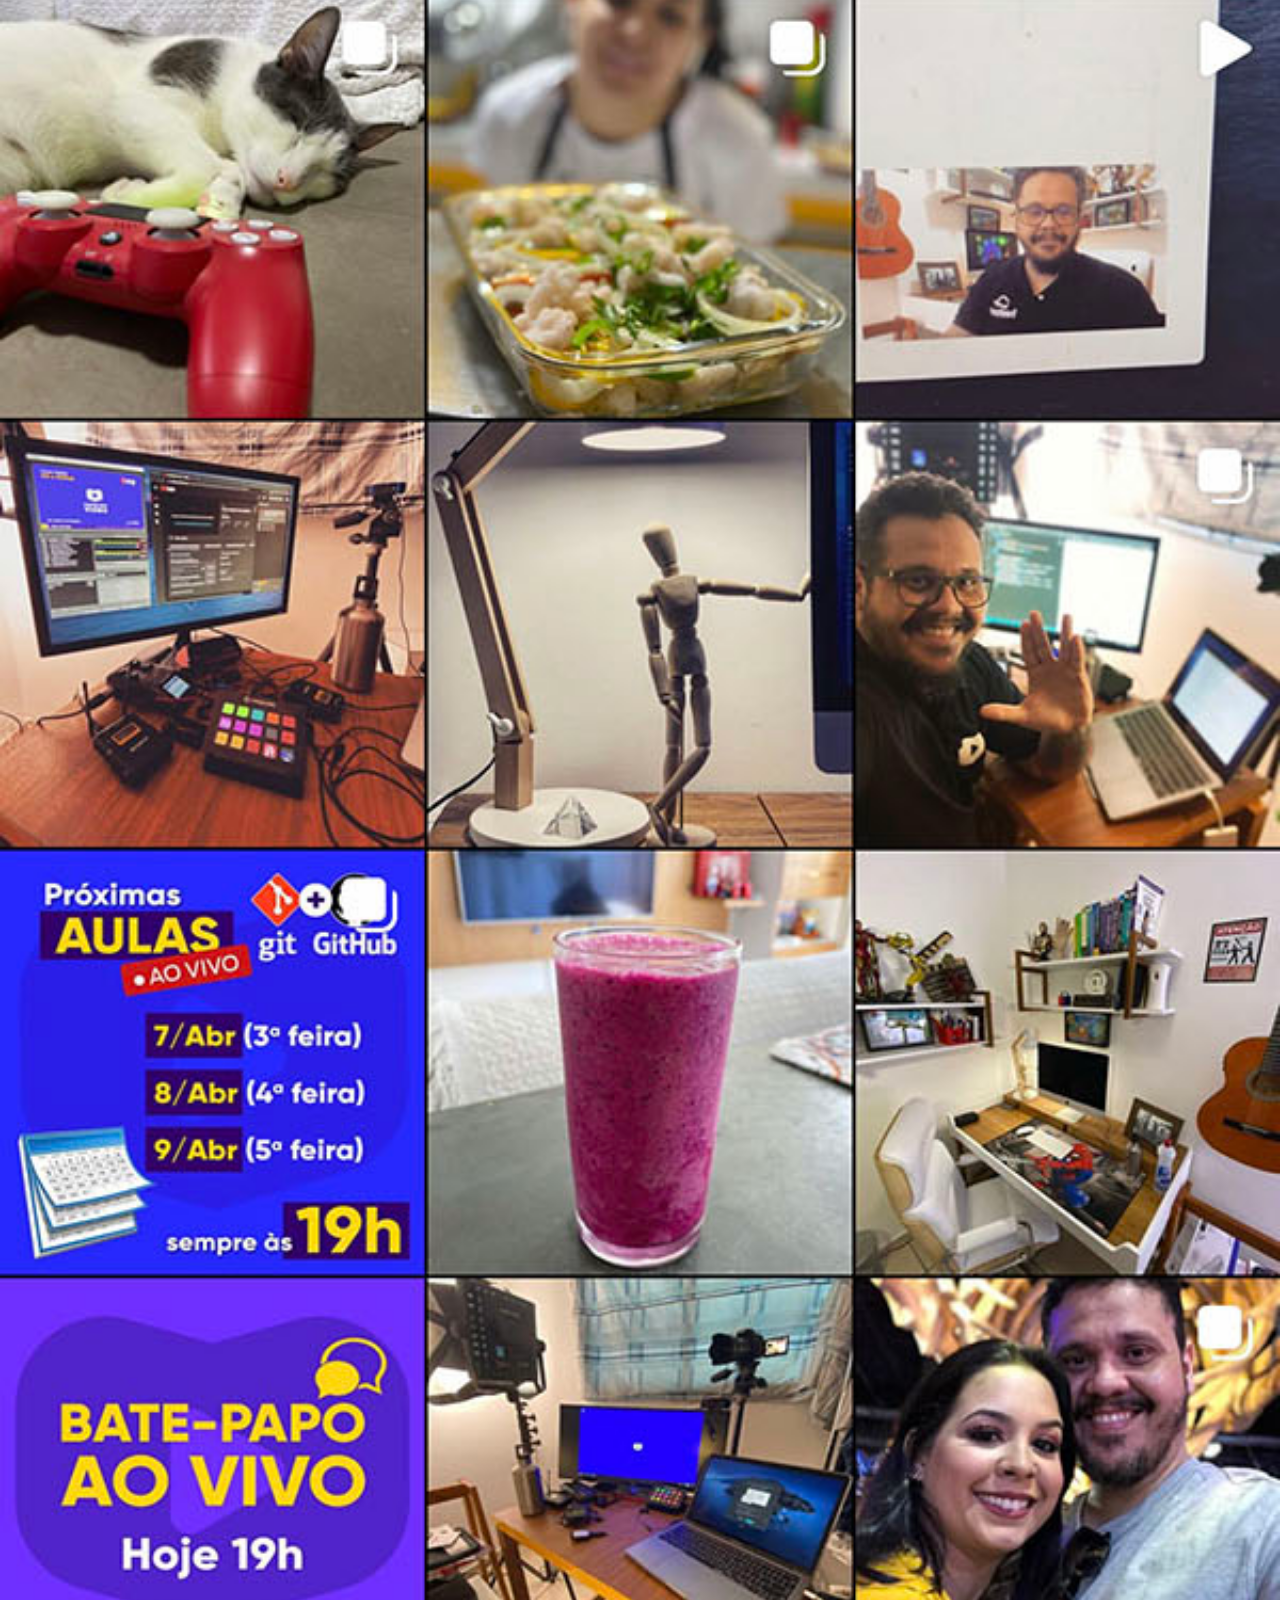
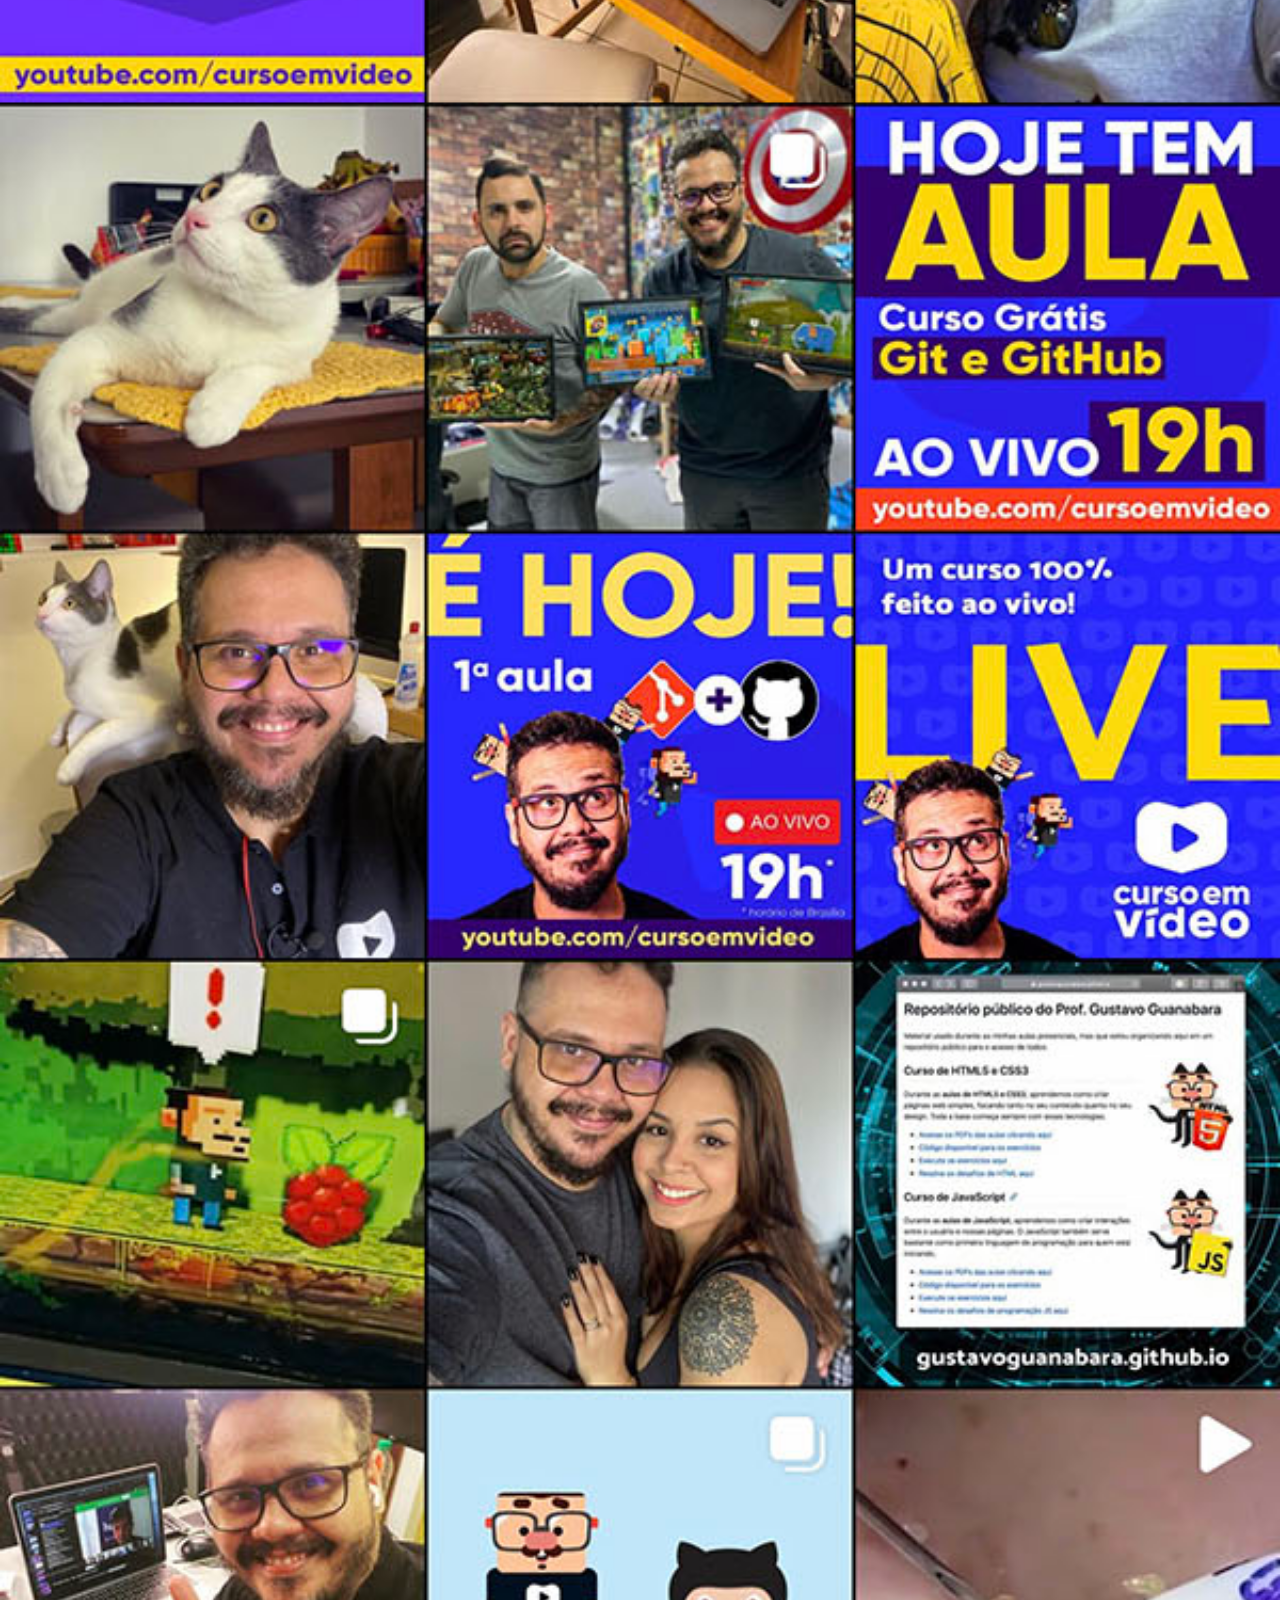
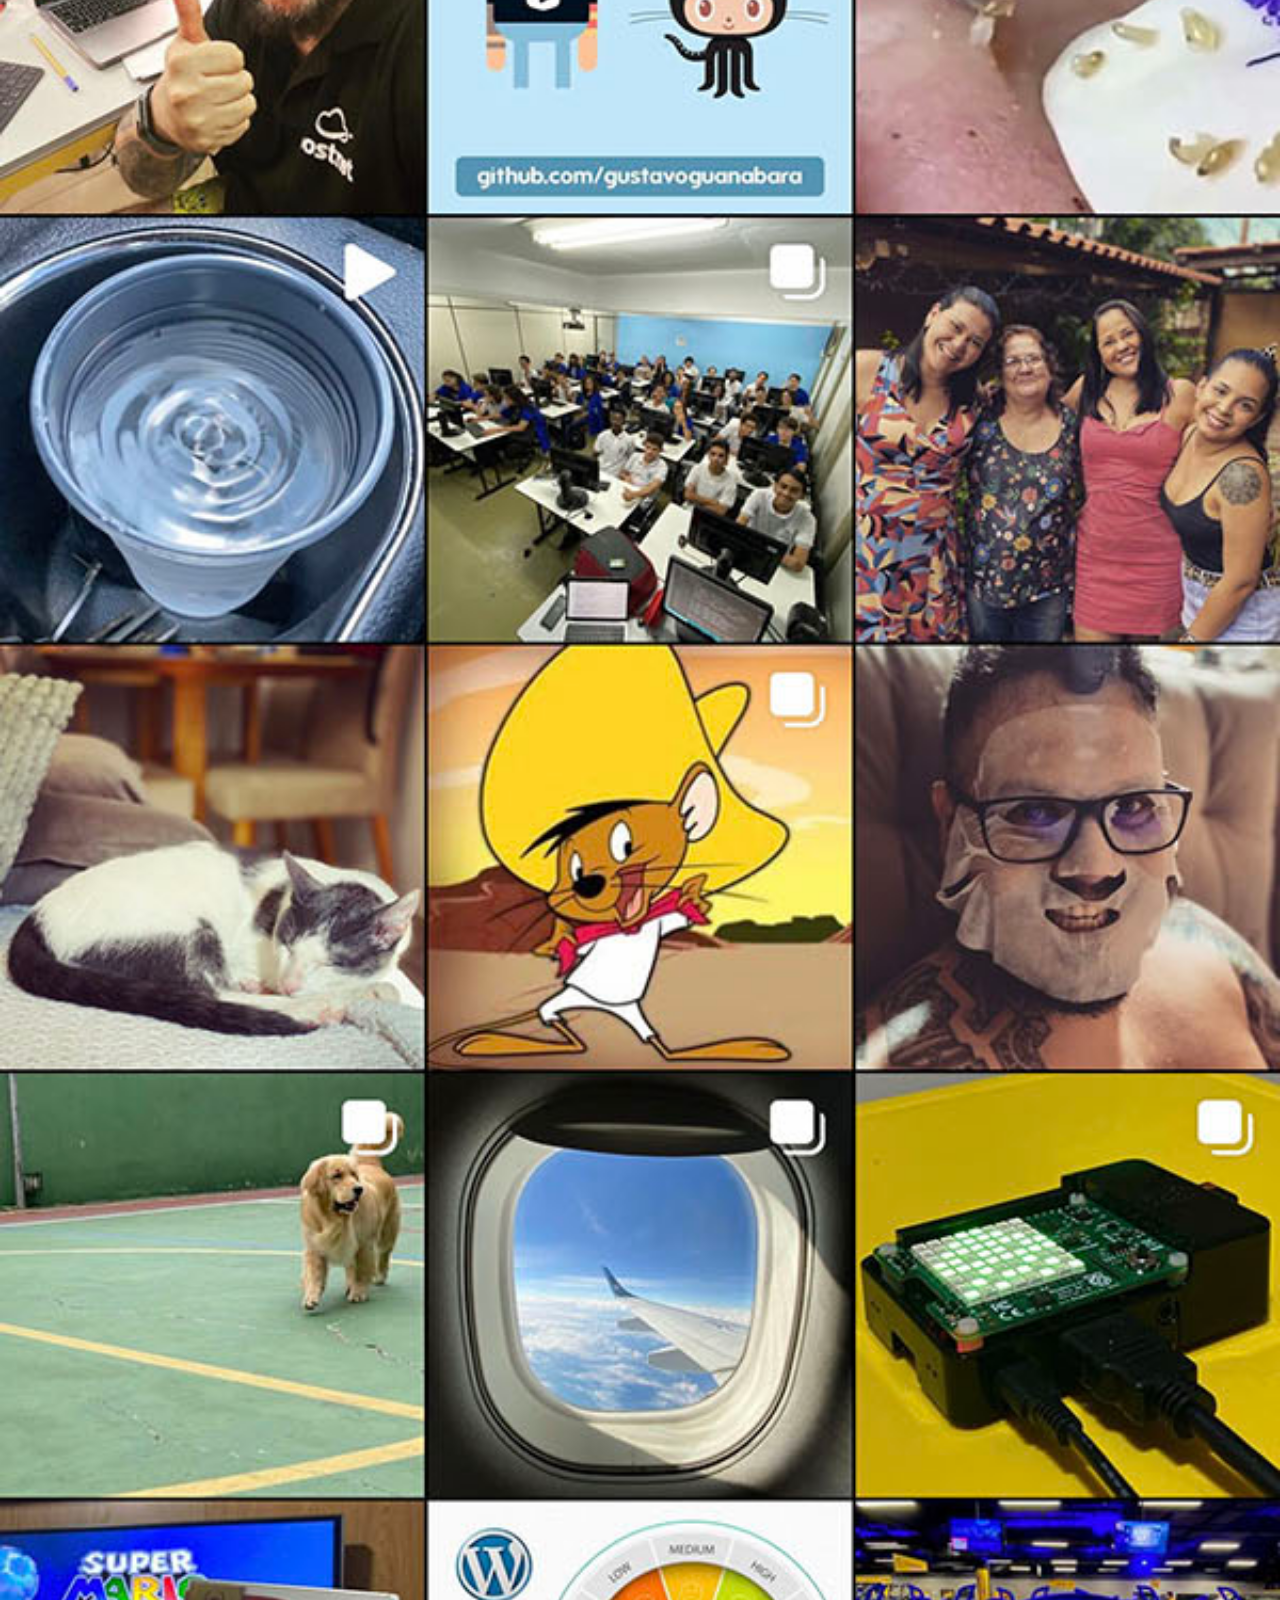
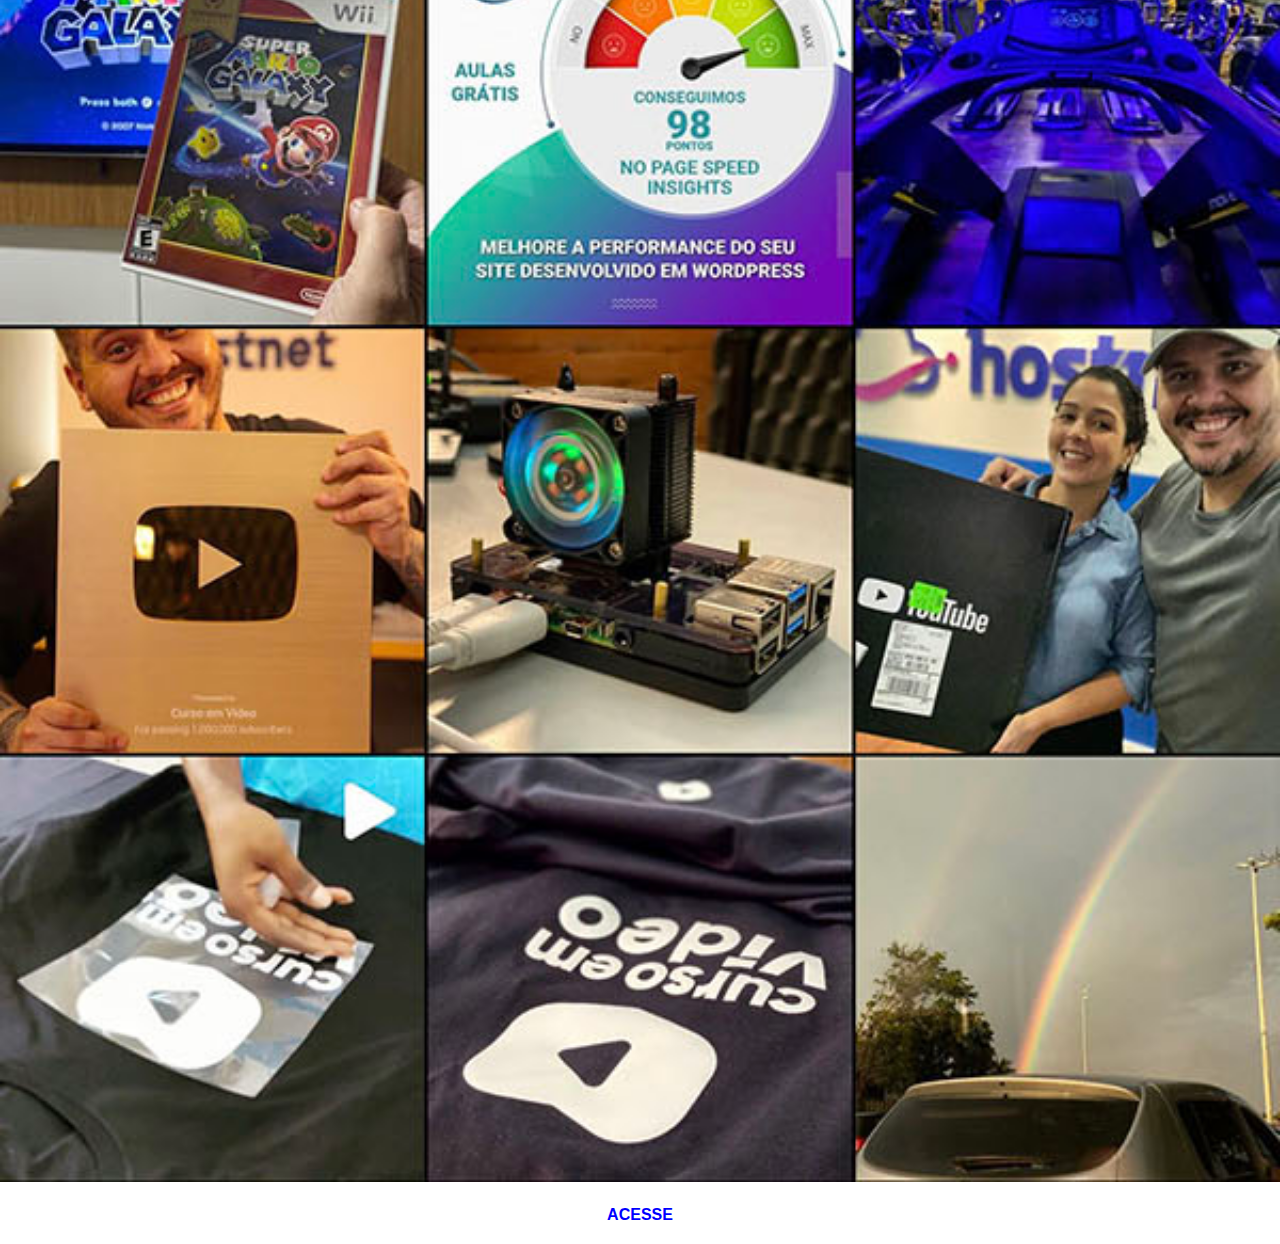
<file: instagram.html>
<!DOCTYPE html>
<html lang="pt-br">
<head>
    <meta charset="UTF-8">
    <meta http-equiv="X-UA-Compatible" content="IE=edge">
    <meta name="viewport" content="width=device-width, initial-scale=1.0">
    <title>Instagram</title>
    <link rel="stylesheet" href="estilos/social.css">
</head>
<body>
    <img src="imagens/tela-instagram.jpg" alt=""><a href="https://www.instagram.com/fabriciopanetto01/" target="_blank">ACESSE</a>
</body>
</html>
</file>
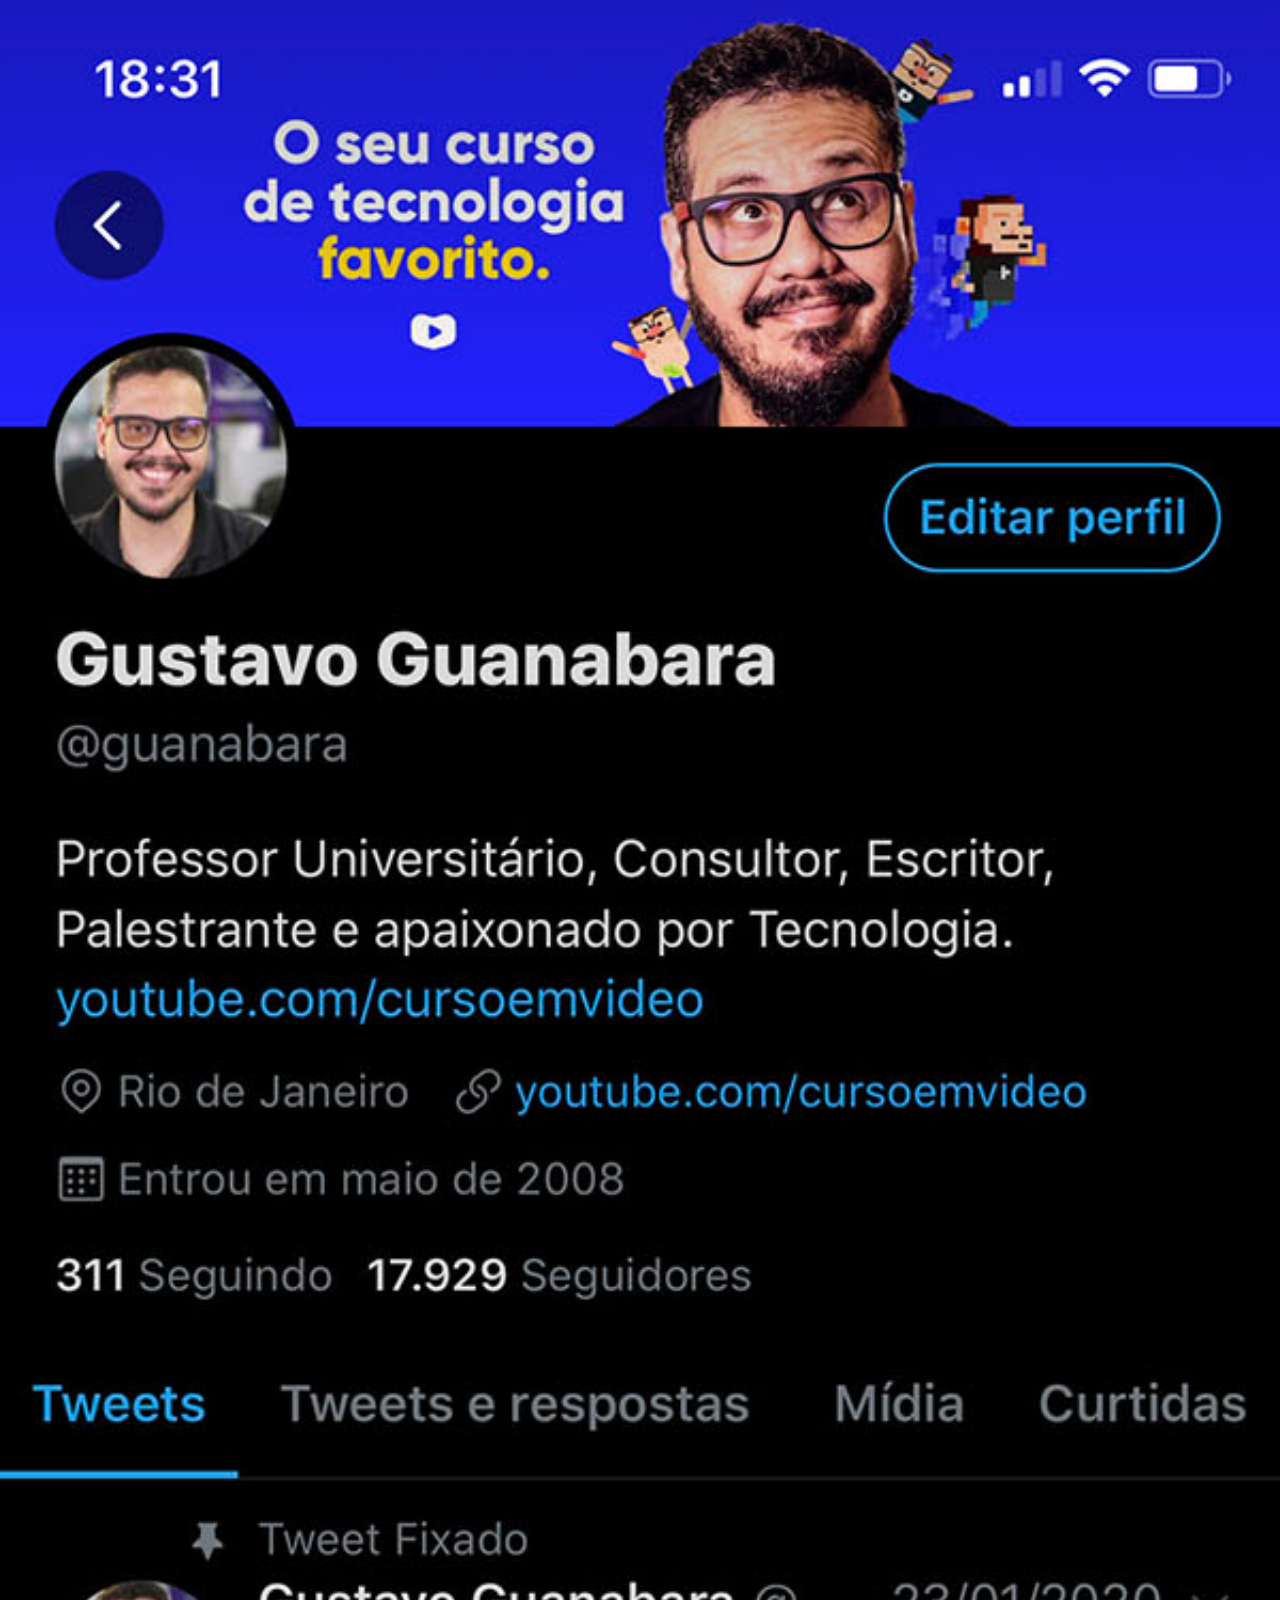
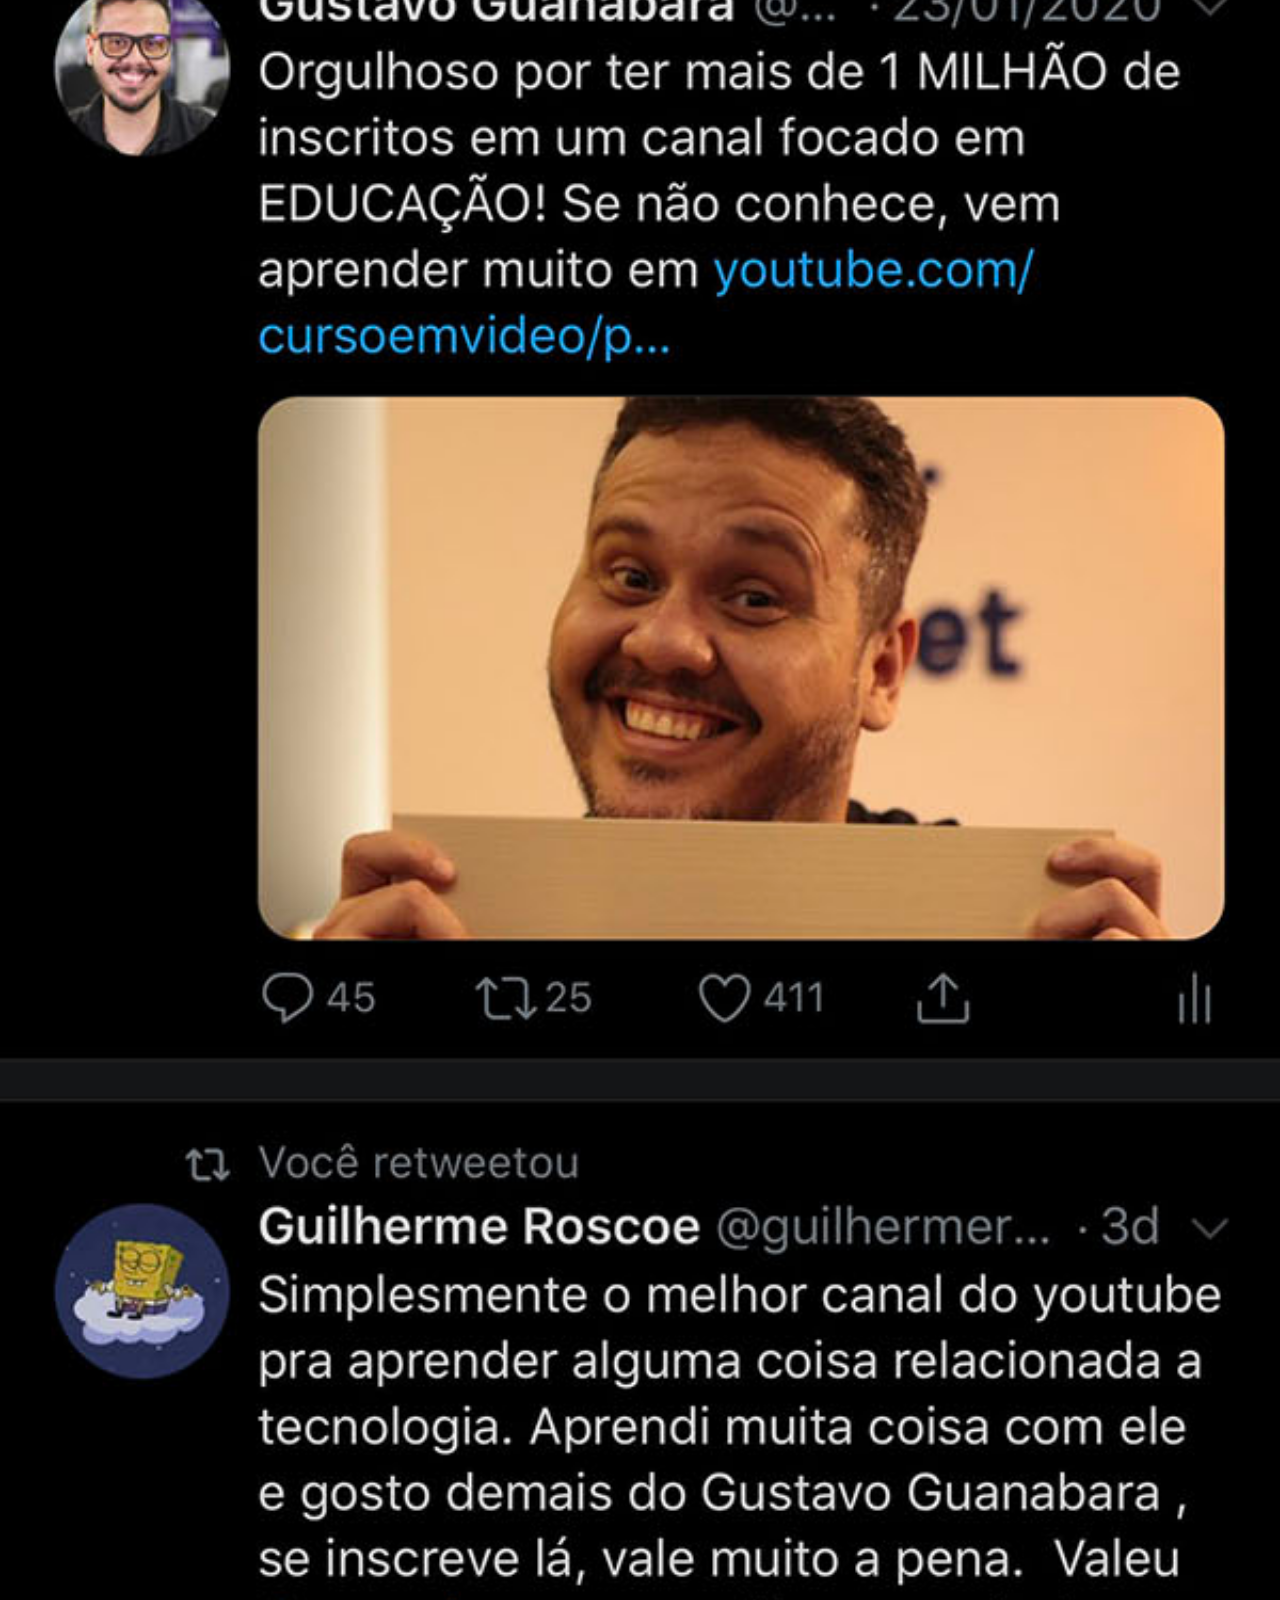
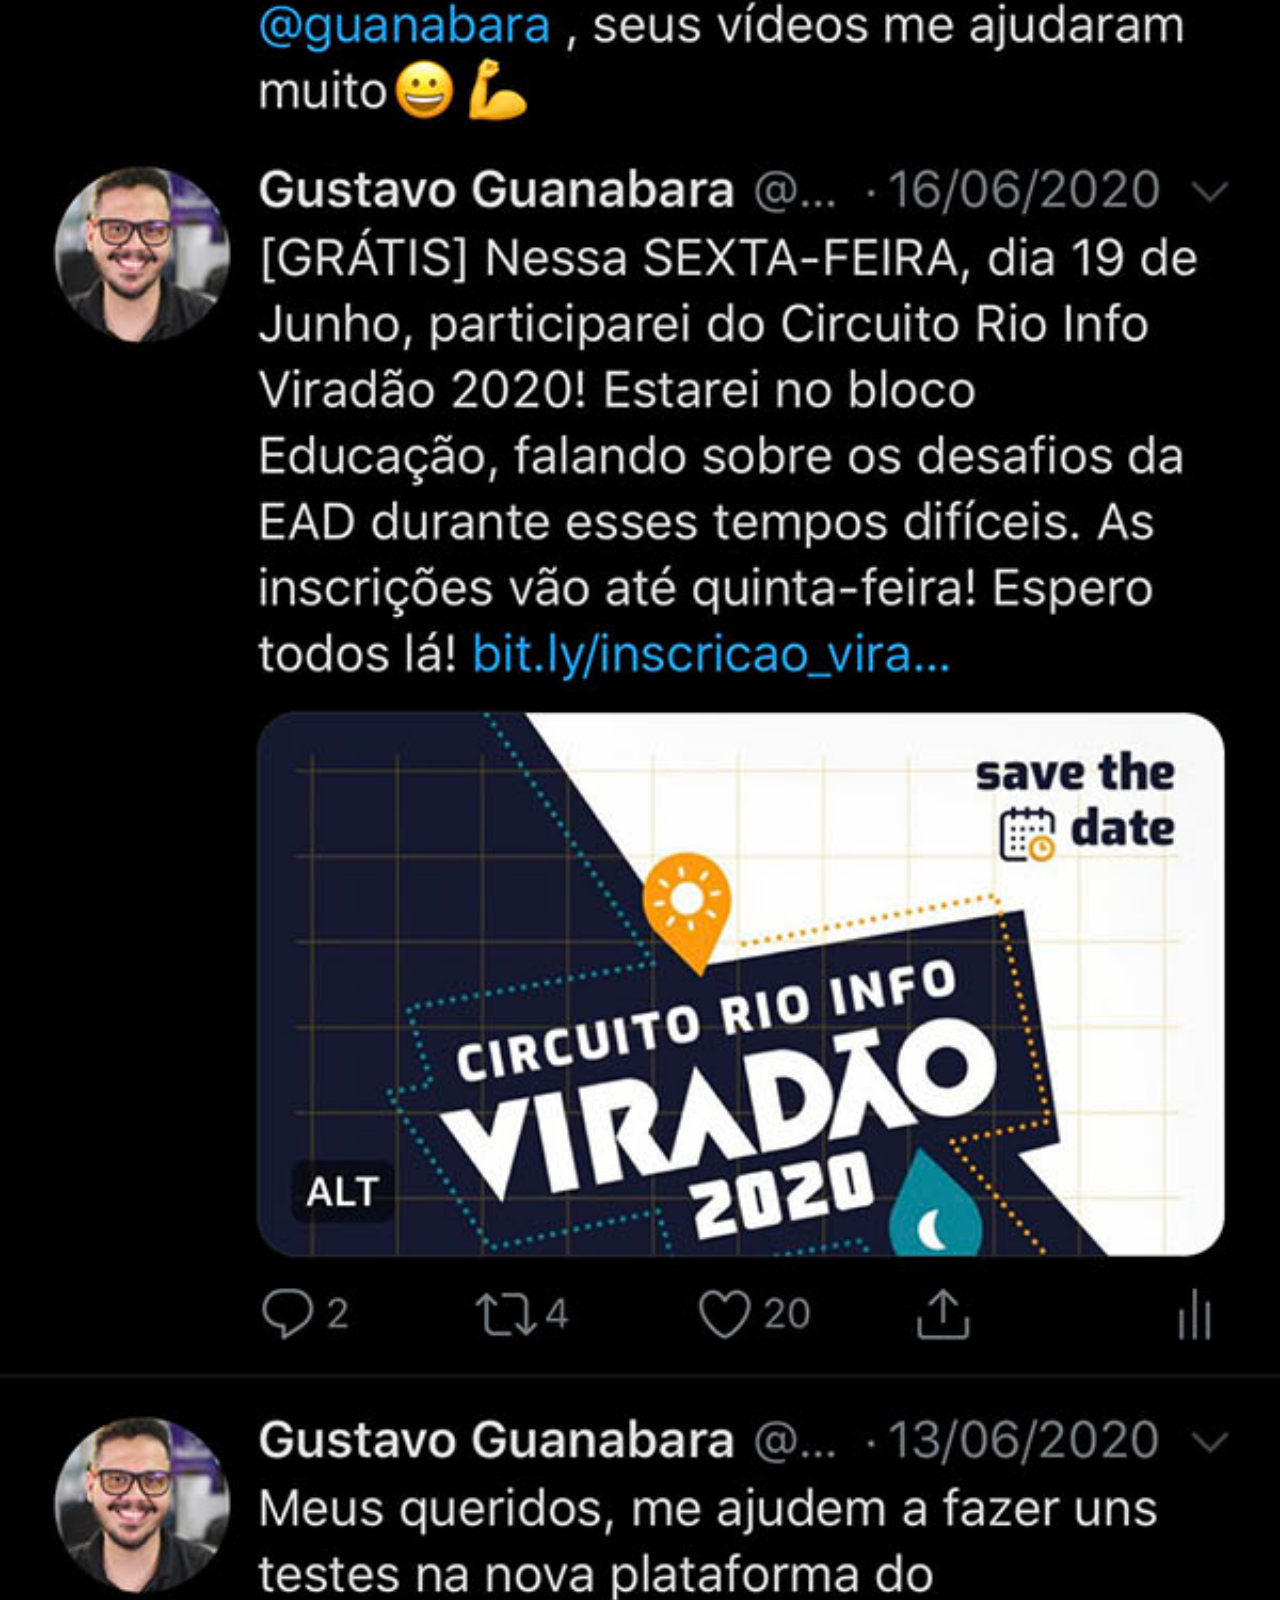
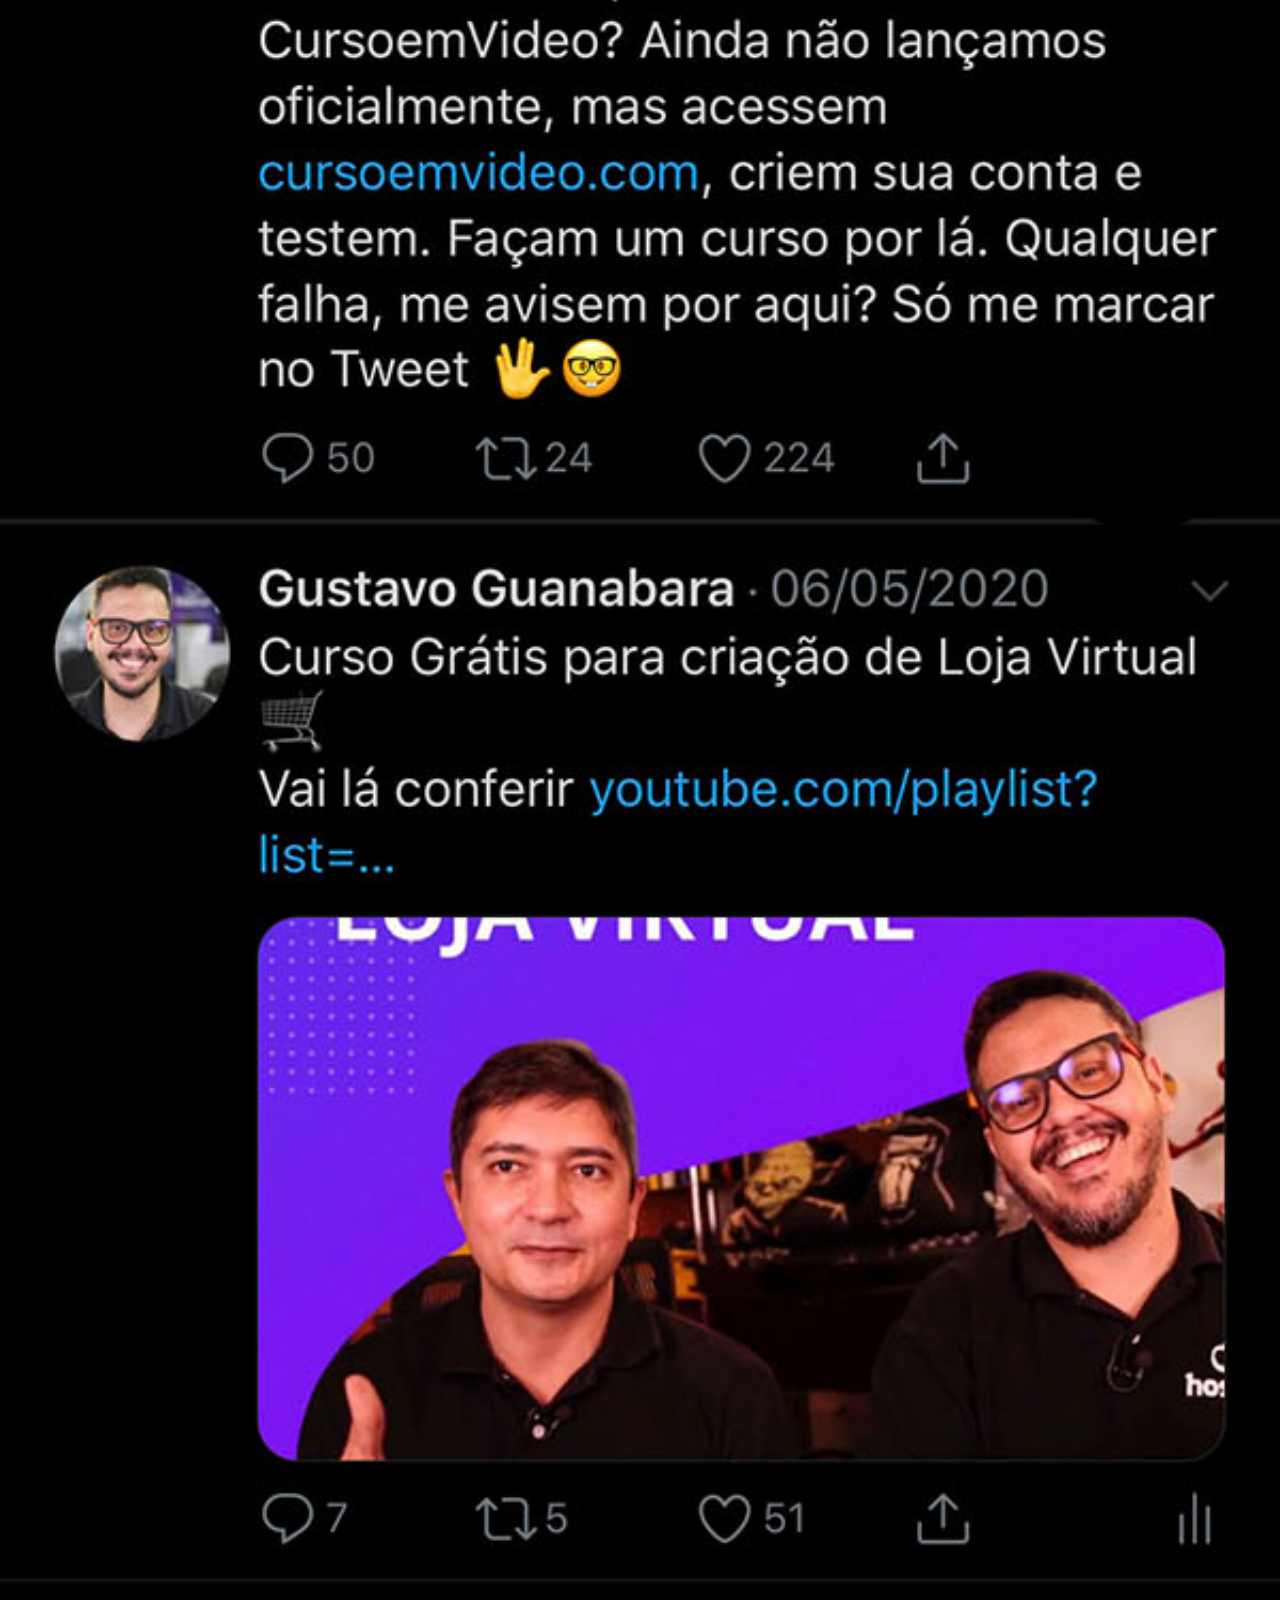
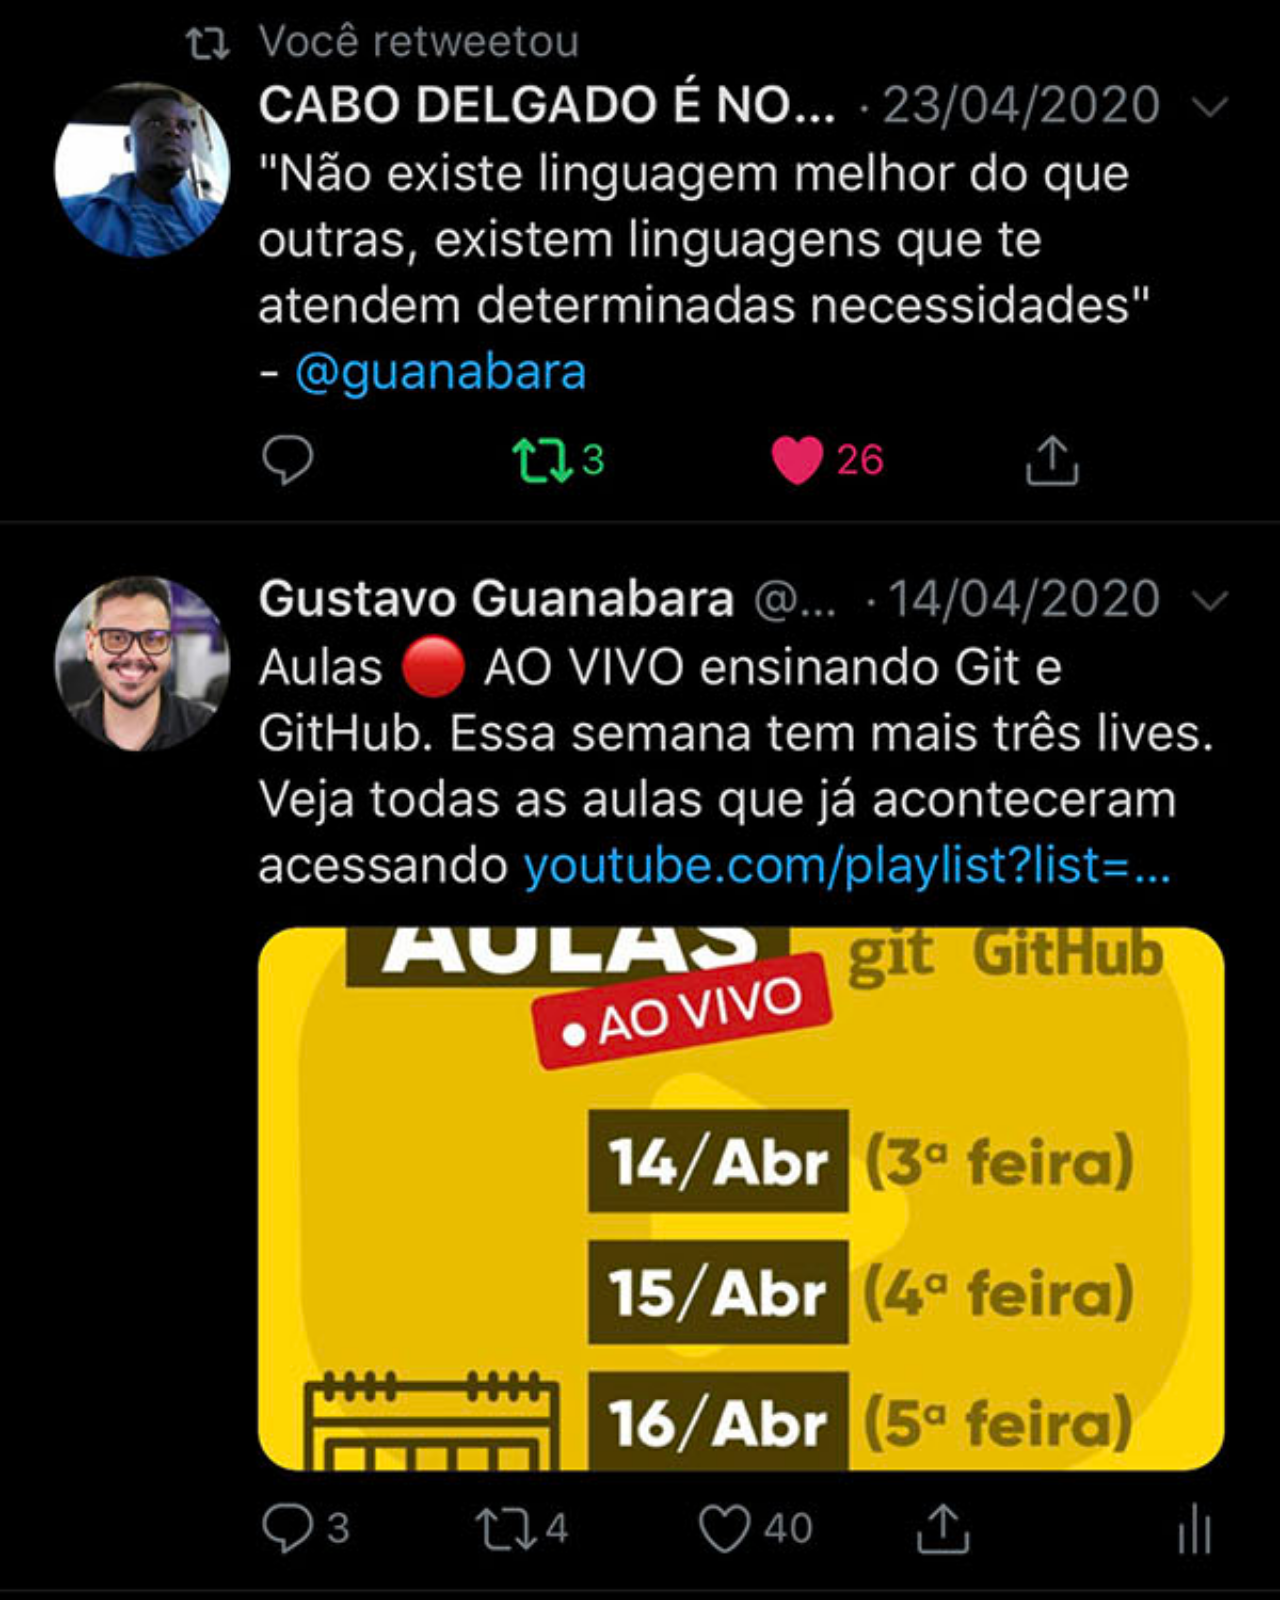
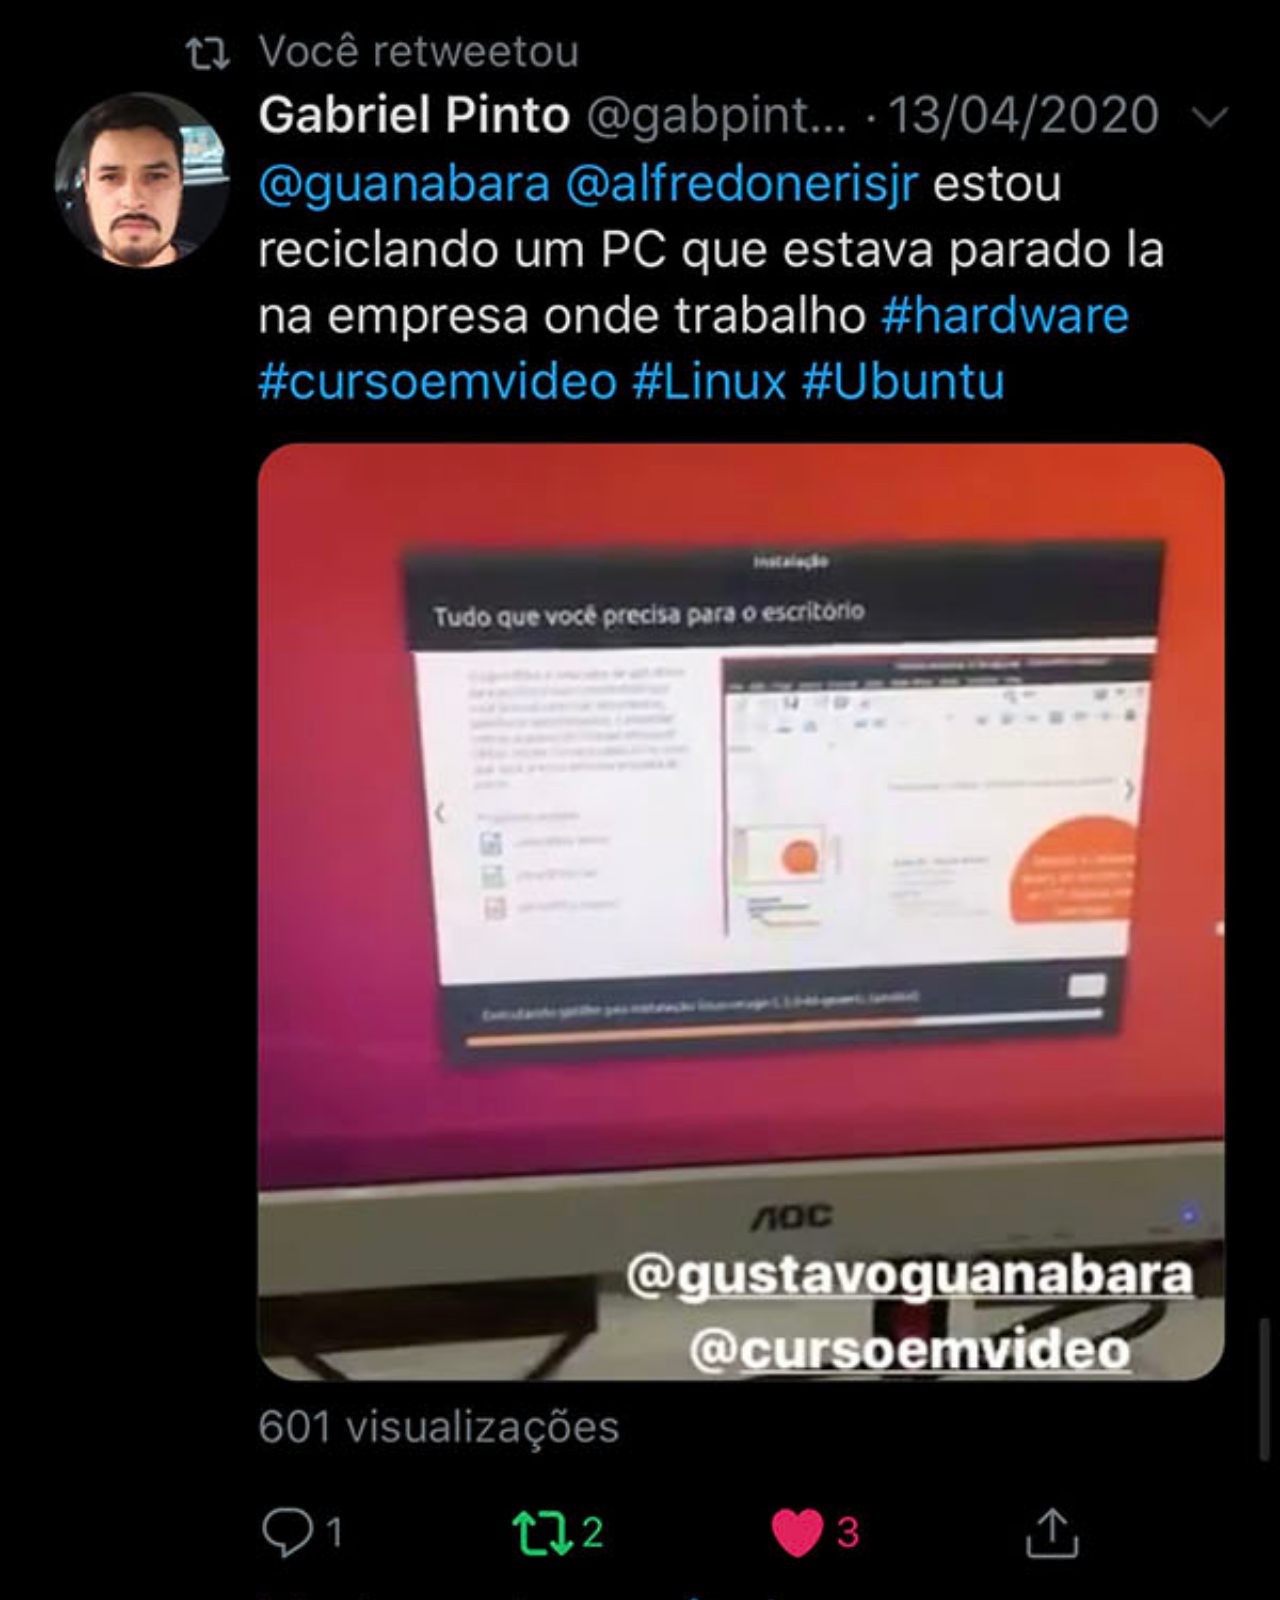
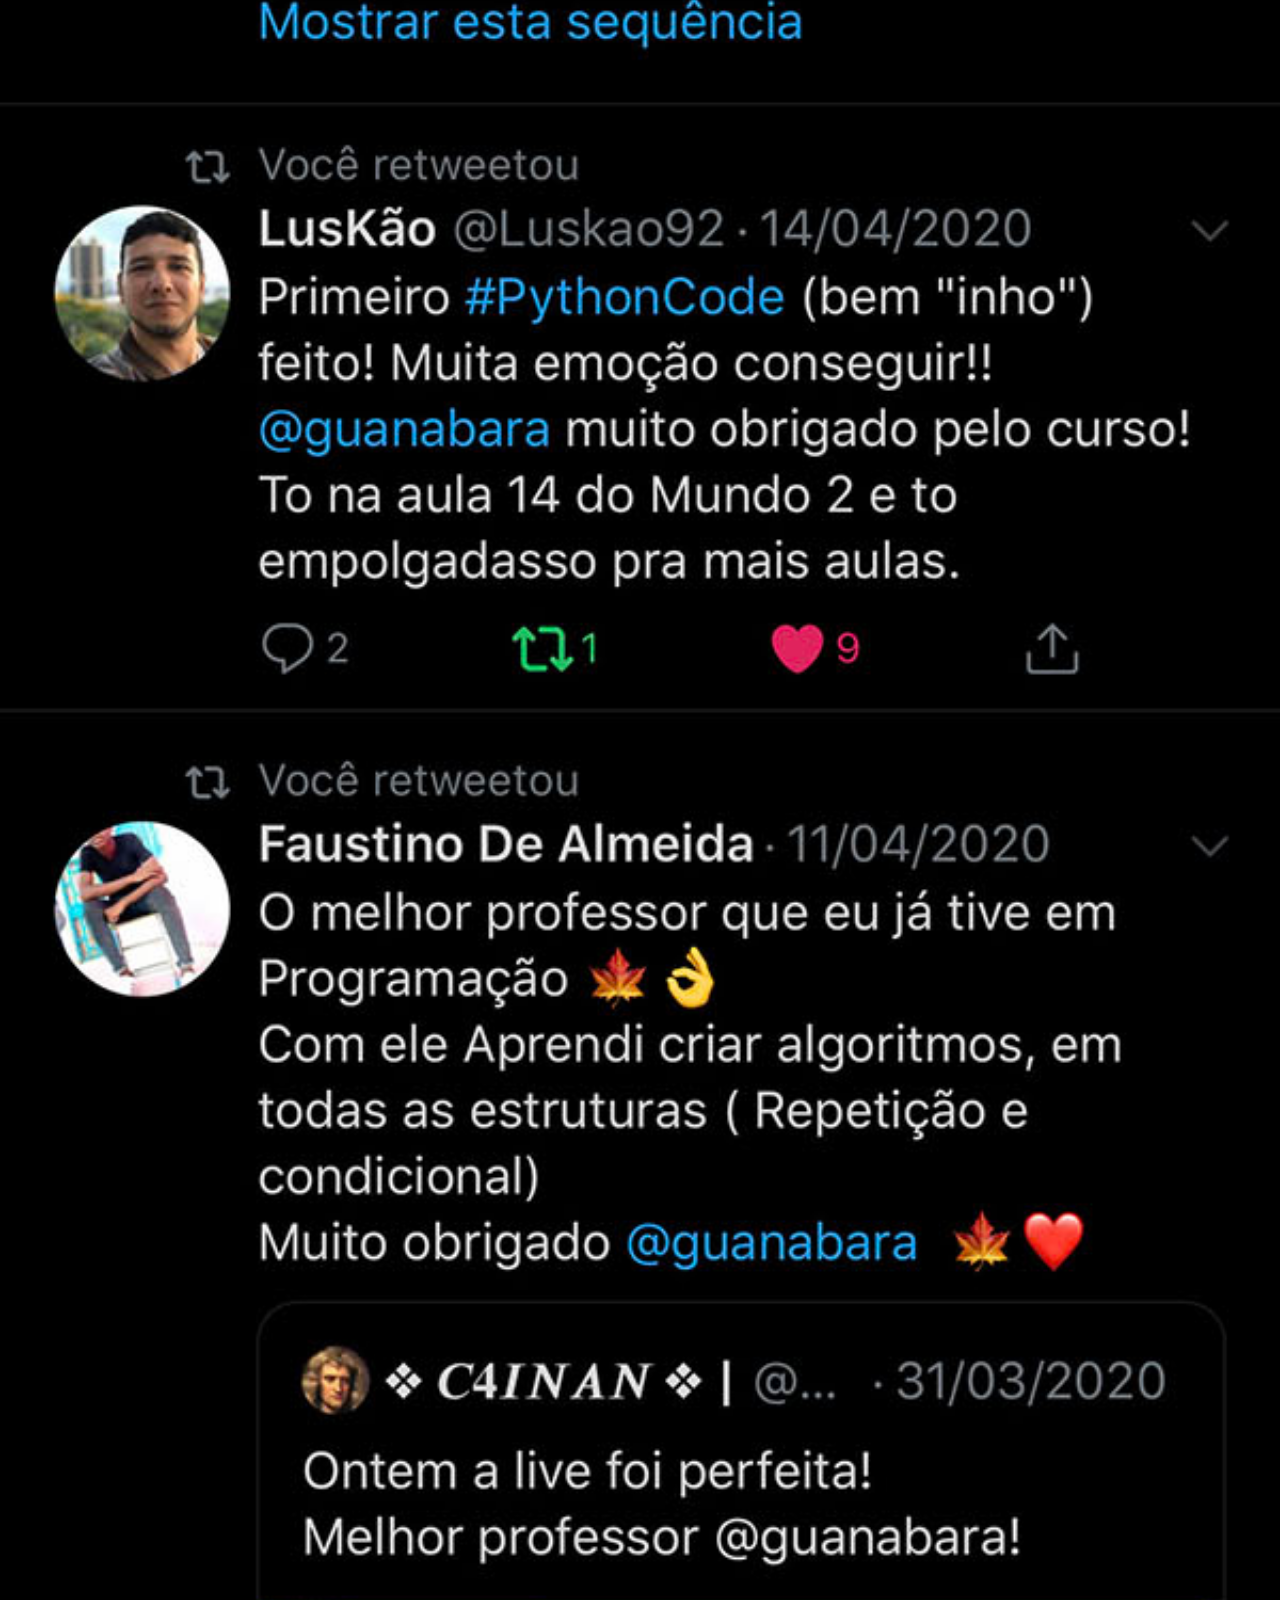
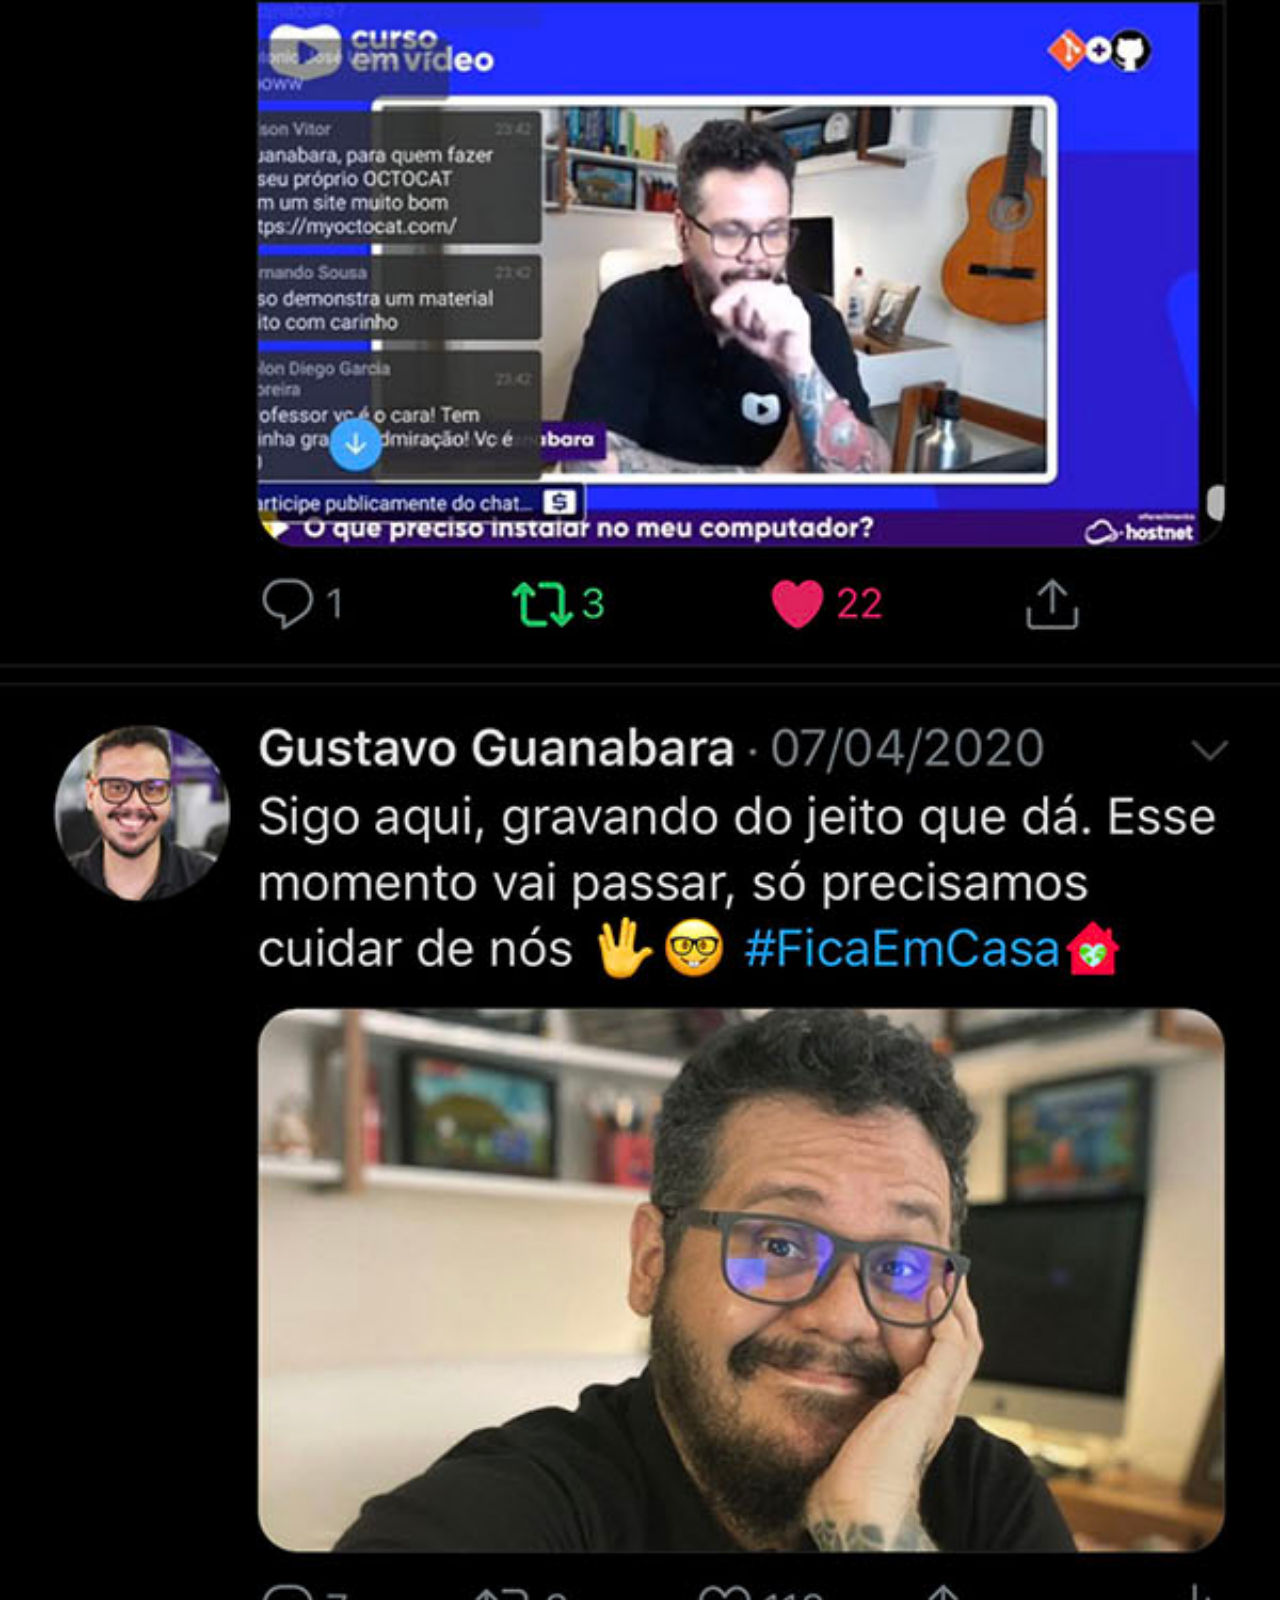
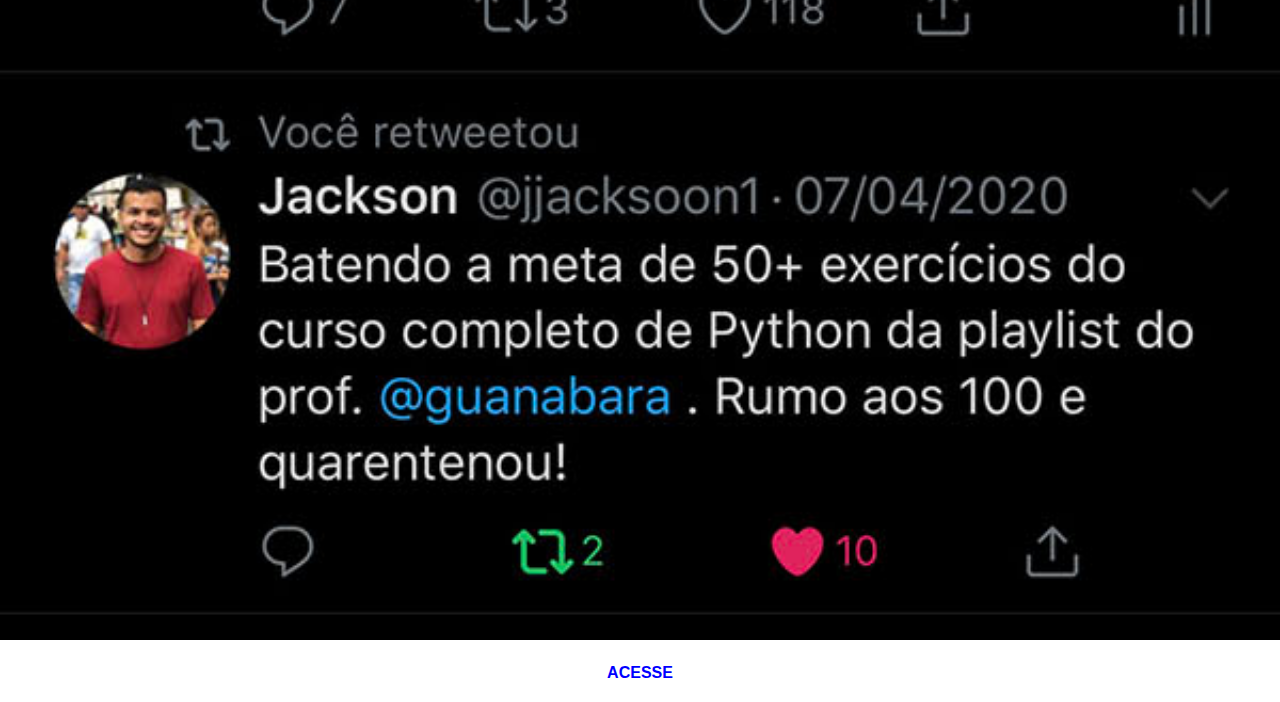
<file: twitter.html>
<!DOCTYPE html>
<html lang="pt-br">
<head>
    <meta charset="UTF-8">
    <meta http-equiv="X-UA-Compatible" content="IE=edge">
    <meta name="viewport" content="width=device-width, initial-scale=1.0">
    <title>Twitter</title>
    <link rel="stylesheet" href="estilos/social.css">
</head>
<body>
    <img src="imagens/tela-twitter.jpg" alt=""><a href="https://twitter.com/guanabara" target="_blank">ACESSE</a>
</body>
</html>
</file>
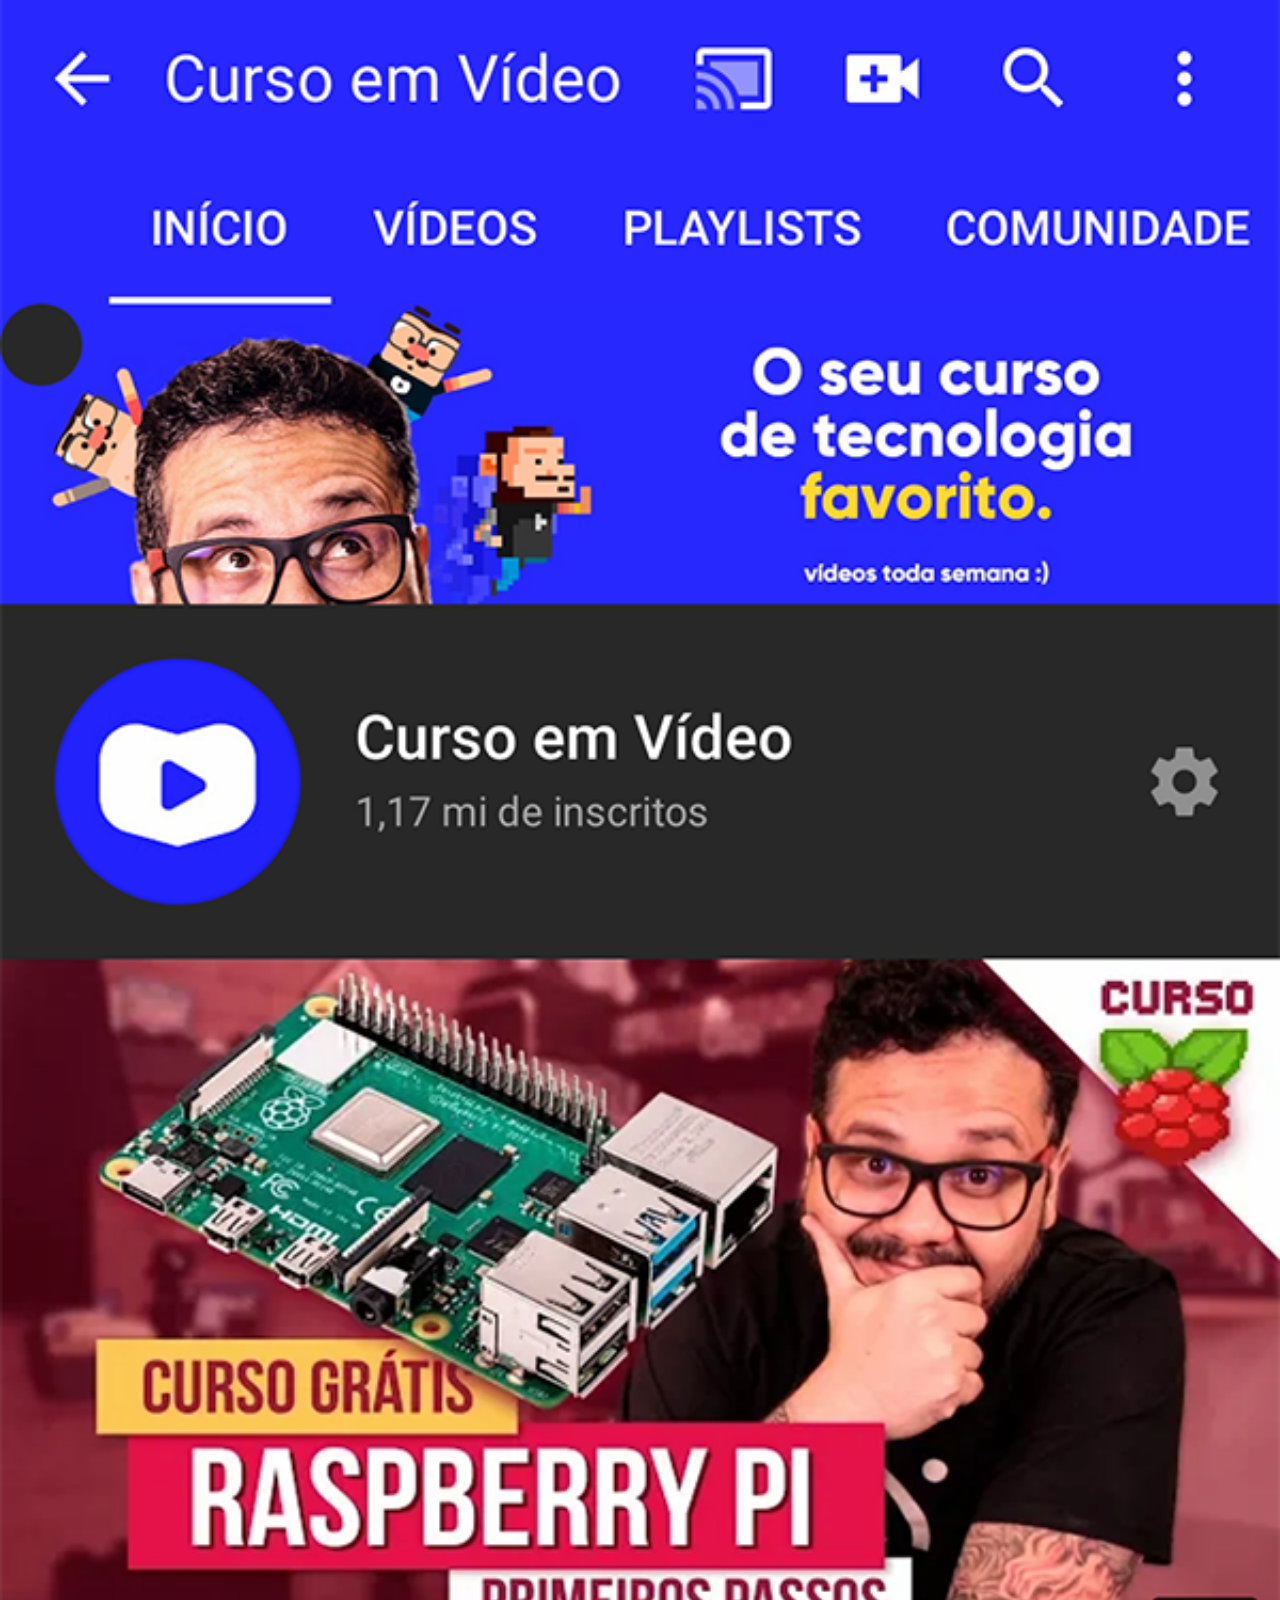
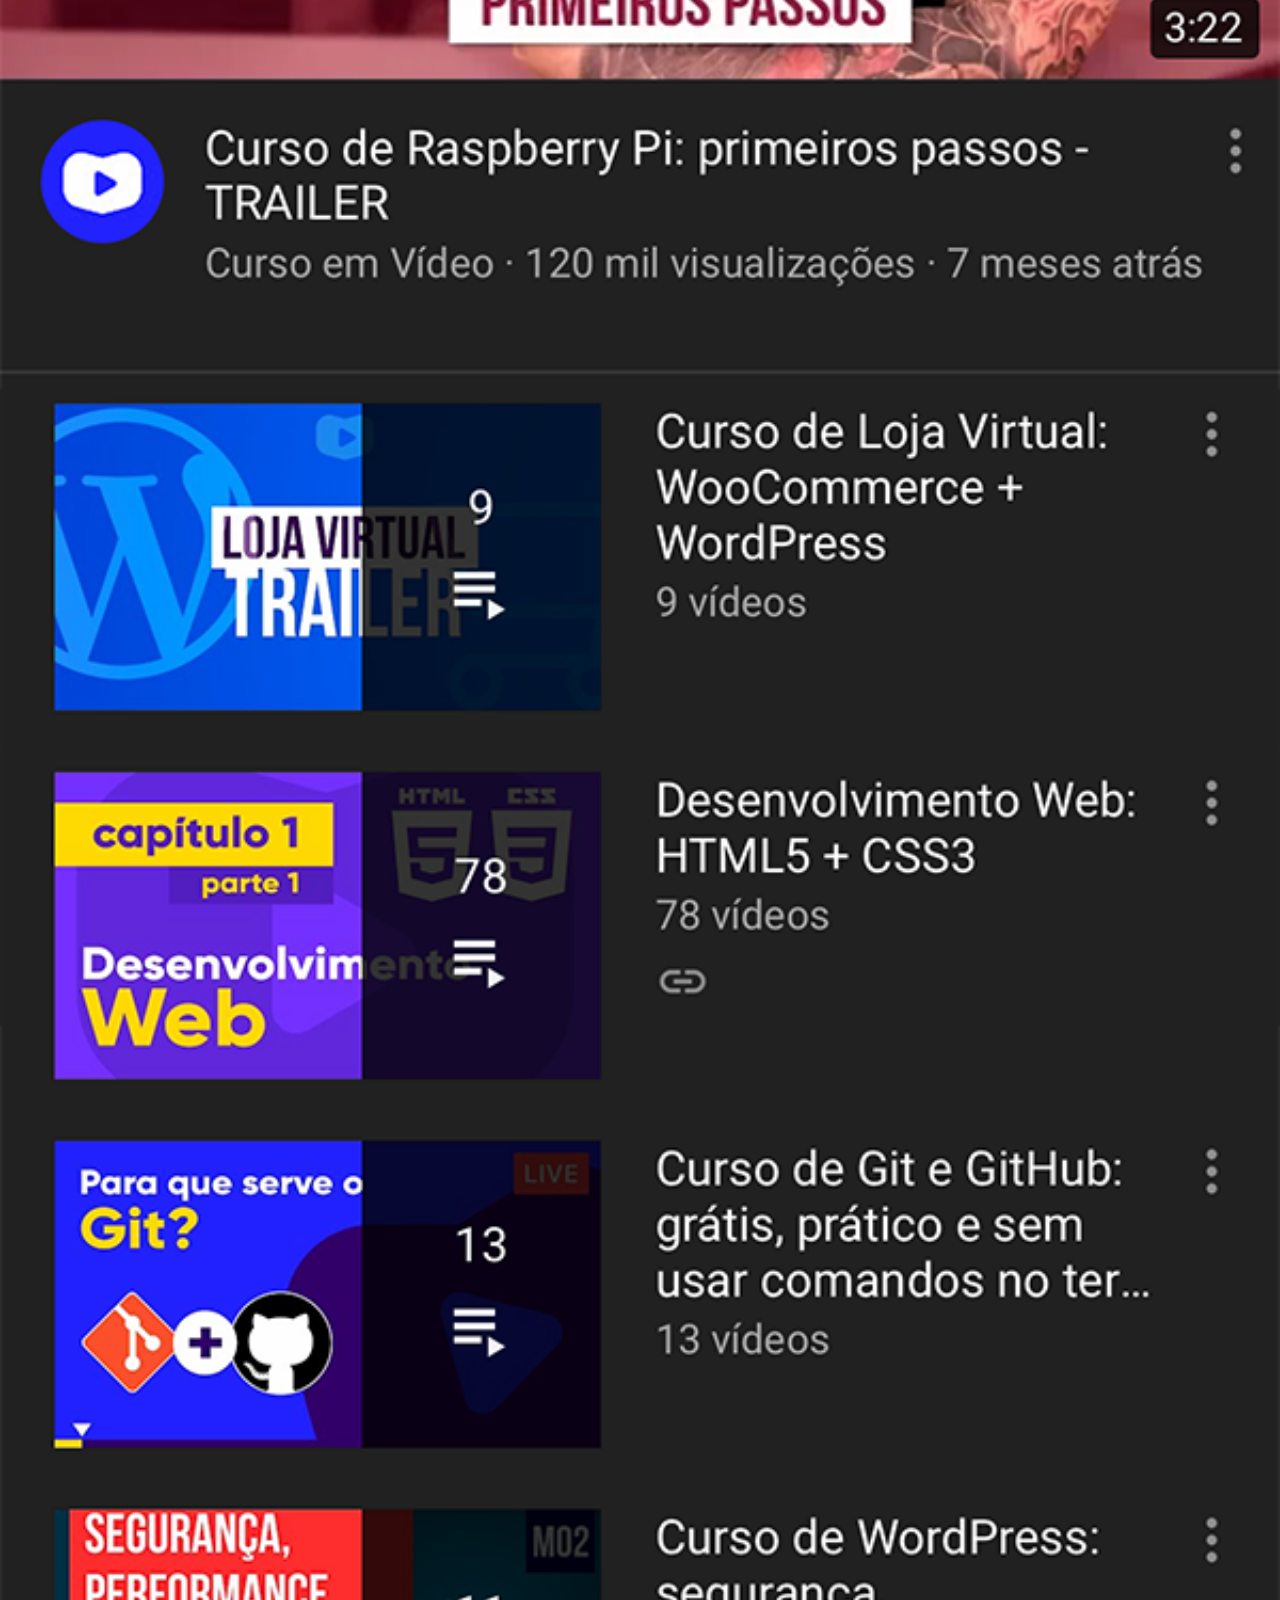
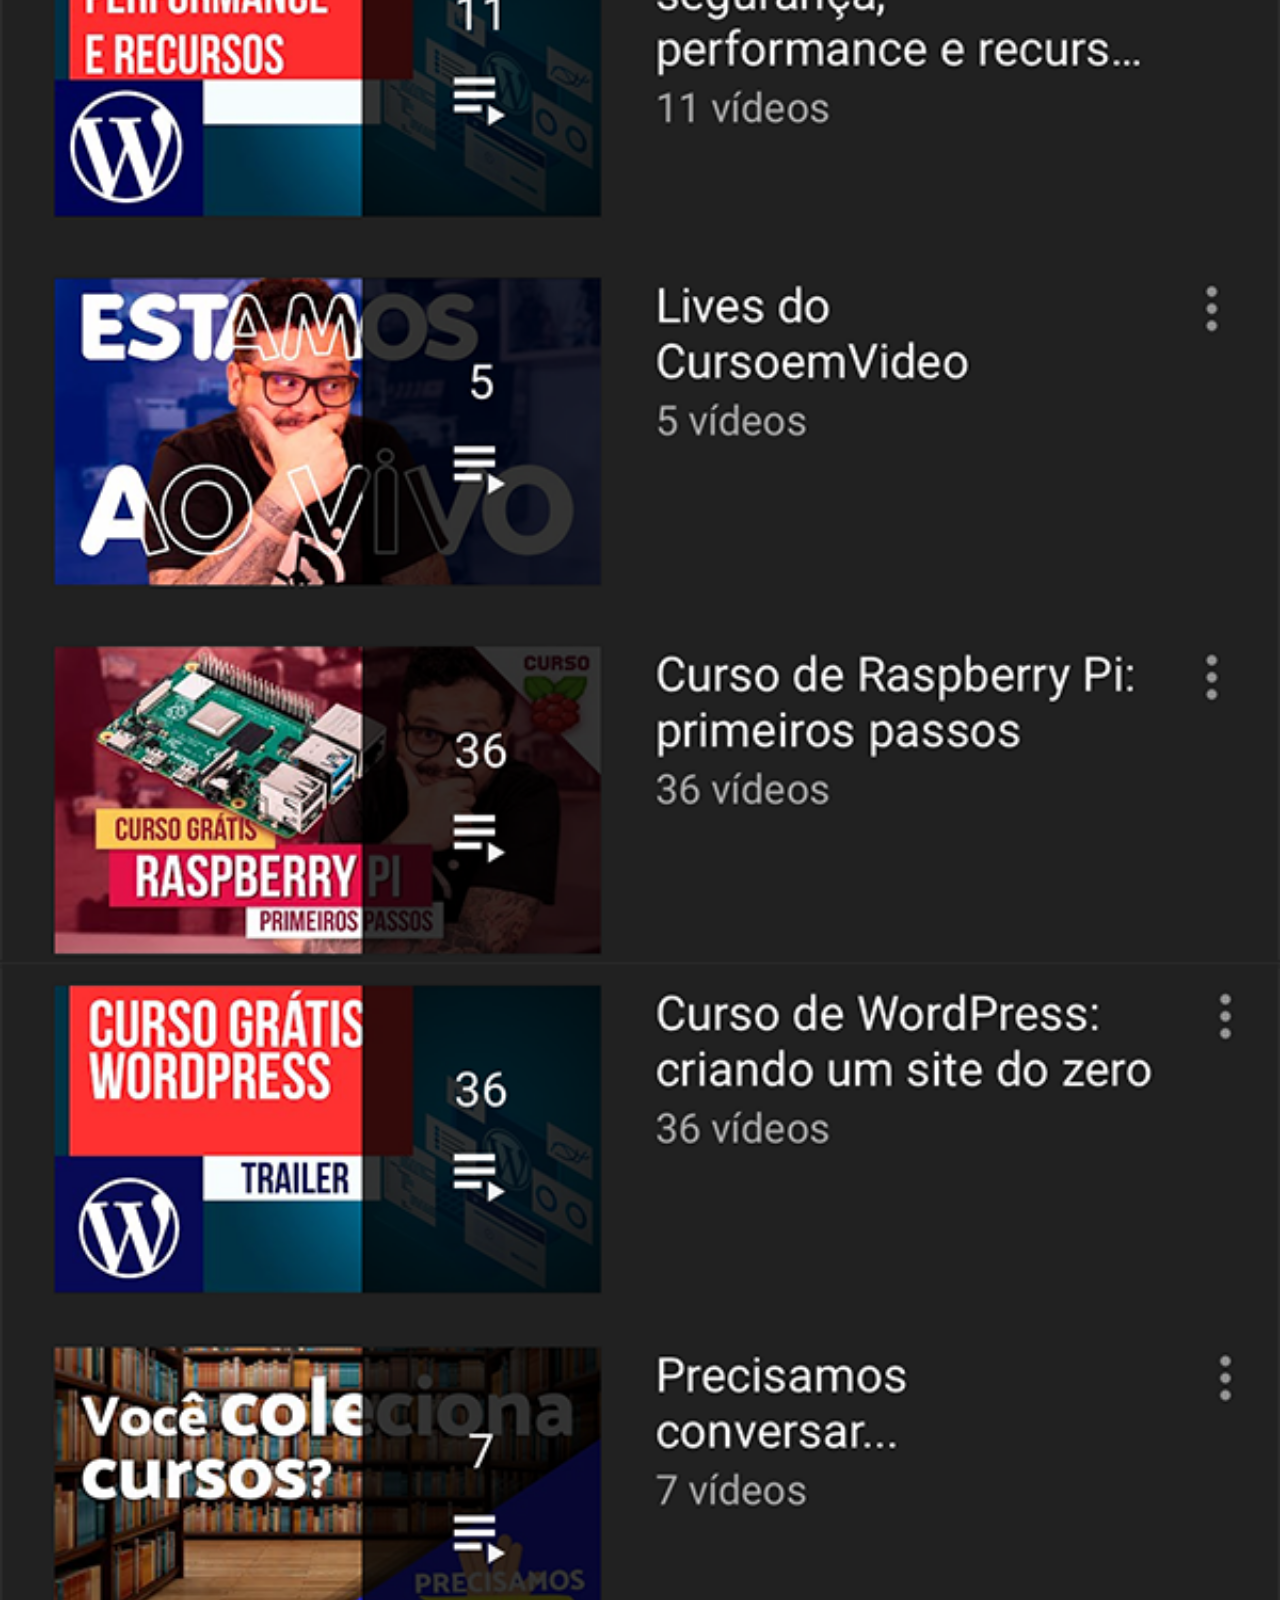
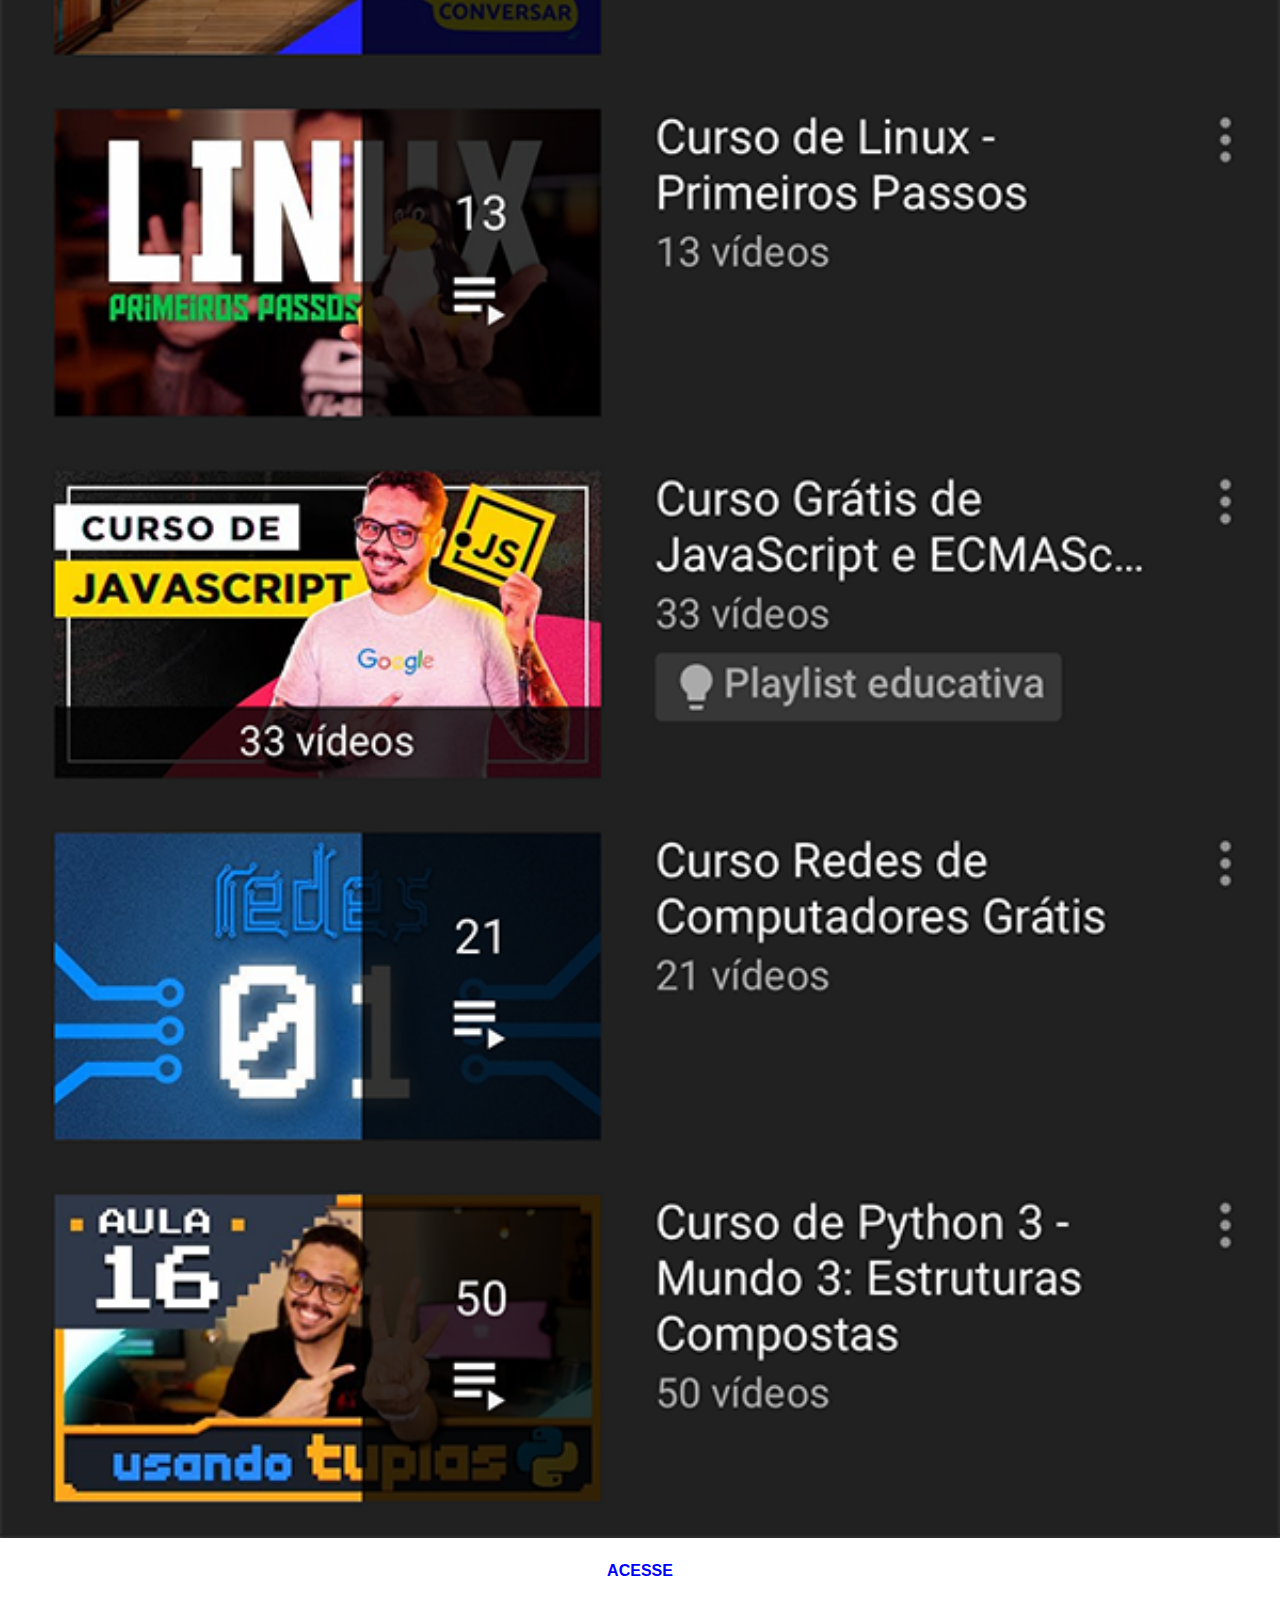
<file: youtube.html>
<!DOCTYPE html>
<html lang="pt-br">
<head>
    <meta charset="UTF-8">
    <meta http-equiv="X-UA-Compatible" content="IE=edge">
    <meta name="viewport" content="width=device-width, initial-scale=1.0">
    <title>TouTube</title>
    <link rel="stylesheet" href="estilos/social.css">
</head>
<body>
    <img src="imagens/tela-youtube.png" alt=""><a href="https://www.youtube.com/@CursoemVideo/playlists" target="_blank">ACESSE</a>
</body>
</html>
</file>
<file: estilos/style.css>
@charset "UTF-8";

*{
    margin: 0px;
    padding: 0px;
    font-family: Arial, Helvetica, sans-serif;
}

html, body{
    height: 100vh;
    width: 100vw;
    background-color: black;
}

body{
    background: url(../imagens/fundo-madeira.jpg) no-repeat top center;
    background-size: cover;
    background-attachment: fixed;
}

main{
    height: 100vh;
    position: relative;
}

section#celular{
    height: 627px;
    width: 311px;
    position: absolute;
    top: 50%;
    left: 50%;
    transform: translate(-50%, -50%);
    background: url(../imagens/frame-iphone.png) no-repeat;

}

iframe#tela{
    position: relative;
    top: 80px;
    left: 22px;
    width: 267px;
    height: 472px;
}

section#redes-sociais {
    text-align: right;
}

section#redes-sociais img{
    width: 50px;
    margin: 10px;
    border-radius: 50%;
    box-shadow: 2px 2px 10px rgba(0, 0, 0, 0.450);
    box-sizing: border-box;
}

section#redes-sociais img:hover{
    border: 2px solid white ;
    transform: translate(-3px, -3px);
    transition: transform .4s, border .15s;
}
</file>
<file: estilos/social.css>
@charset "UTF-8";

*{
    margin: 0px;
    padding: 0px;
    font-family: Arial, Helvetica, sans-serif;
}

img{
    width: 100vw;
}

::-webkit-scrollbar{
    width: 0px;
    height:0px;
}


a{
    display: block;
    background-color: white;
    text-decoration: none;
    color:blue;
    padding: 20px;
    font-weight: bolder;
    text-align: center;
}

a:hover{
    background-color: blue;
    color: white;
}
</file>
